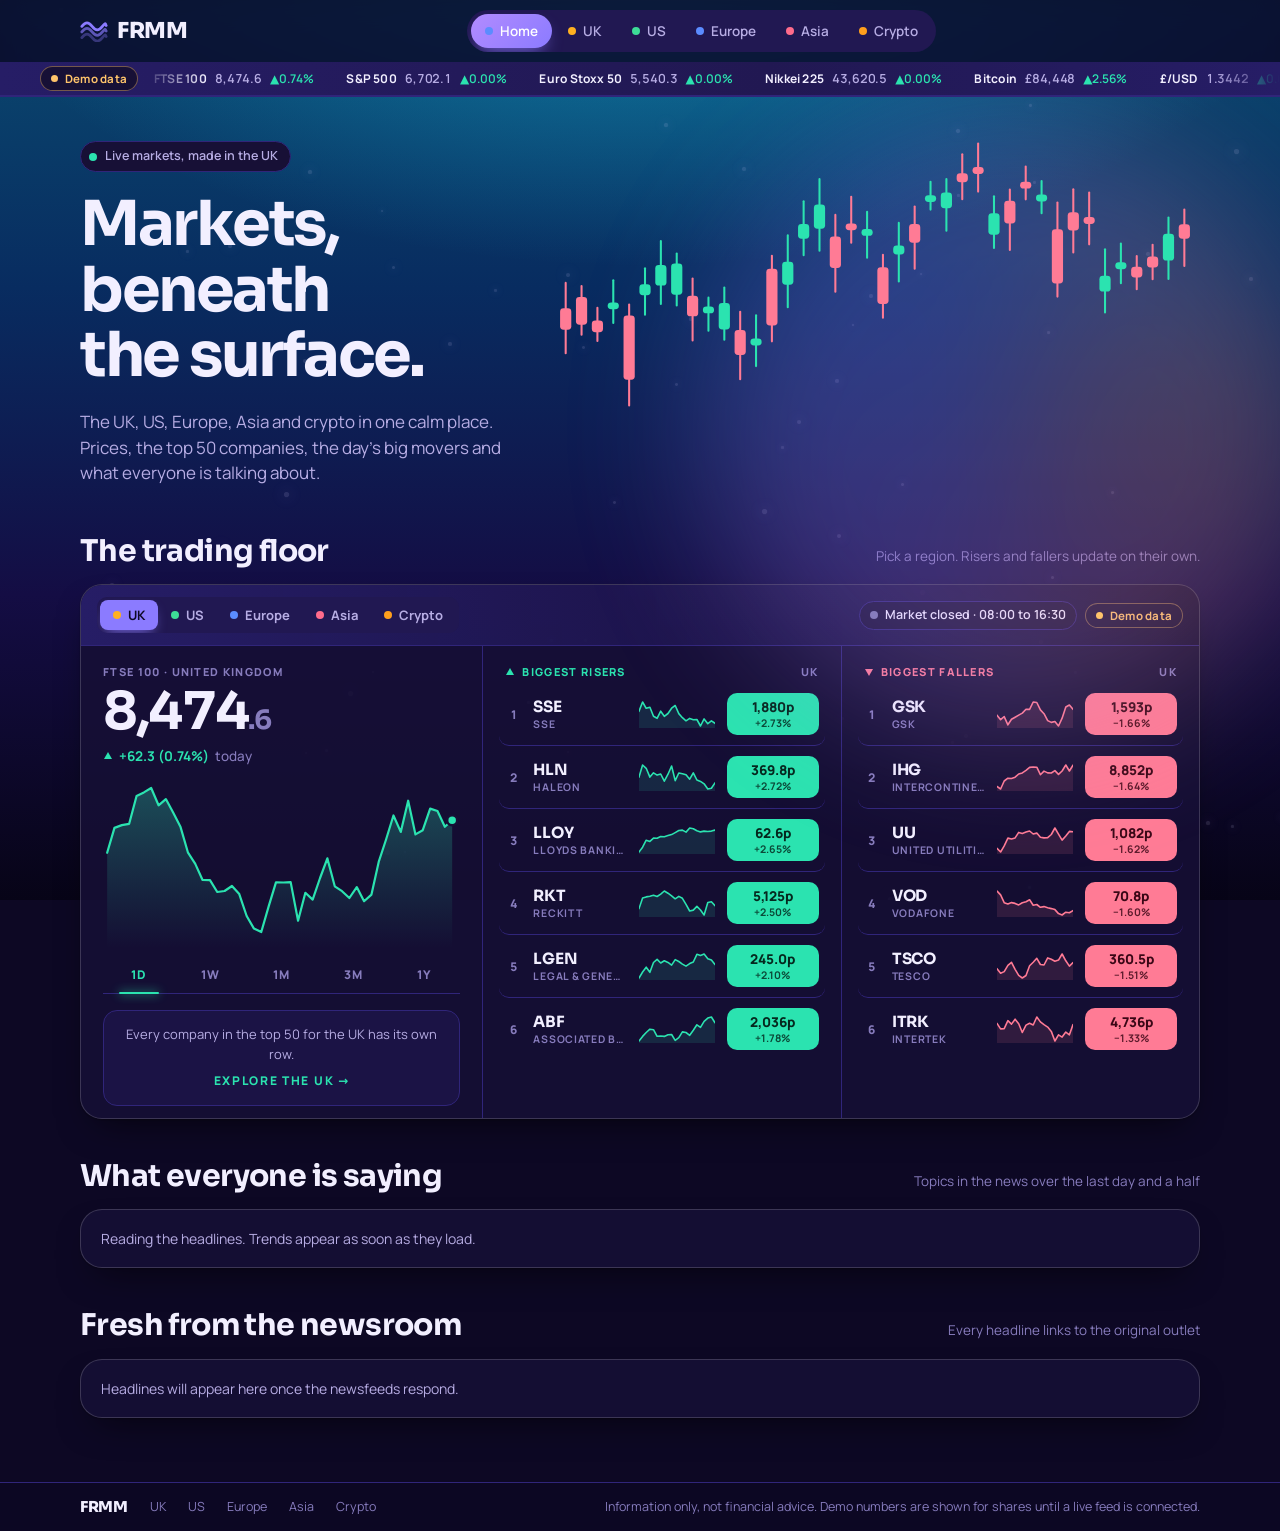
<file: index.html>
<!doctype html>
<html lang="en-GB">
<head>
<meta charset="utf-8">
<meta name="viewport" content="width=device-width, initial-scale=1, viewport-fit=cover">
<title>FRMM | Markets, beneath the surface</title>
<meta name="description" content="UK, US, Europe, Asia and crypto markets in one calm place. Prices, movers, the top 50 companies and what everyone is talking about.">
<meta name="theme-color" content="#0d0824">
<meta name="color-scheme" content="dark">
<link rel="icon" href="assets/favicon.svg" type="image/svg+xml">
<link rel="preload" href="assets/fonts/manrope.woff2" as="font" type="font/woff2" crossorigin>
<link rel="preload" href="assets/fonts/sora.woff2" as="font" type="font/woff2" crossorigin>
<link rel="stylesheet" href="css/app.css">
<script defer src="js/config.js"></script>
<script defer src="js/data.js"></script>
<script defer src="js/core.js"></script>
<script defer src="js/live.js"></script>
<script defer src="js/views.js"></script>
<script defer src="js/app.js"></script>
</head>
<body>
<div class="sea" aria-hidden="true"><div class="sea__water"></div><div class="sea__glow"></div><div class="sky" id="sky"></div></div>

<header class="top">
  <div class="wrap top__in">
    <a class="brand" href="#/" aria-label="FRMM home"><svg viewBox="0 0 30 22" fill="none" stroke="currentColor" stroke-width="3" stroke-linecap="round" aria-hidden="true"><path d="M2 6c4-5 7-5 11 0s7 5 11 0 3-2 4-1"/><path d="M2 12c4-5 7-5 11 0s7 5 11 0 3-2 4-1" opacity=".65"/><path d="M2 18c4-5 7-5 11 0s7 5 11 0 3-2 4-1" opacity=".35"/></svg>FRMM</a>
    <nav class="nav" id="nav" aria-label="Markets"></nav>
  </div>
  <div class="strip"><span class="badge demo" id="badge"><i class="dot"></i>Loading</span><div class="mq"><div class="mq__t" id="stripT" style="--dur:80s"></div></div></div>
</header>

<main id="app"><noscript><div class="wrap"><p class="note">FRMM needs JavaScript to show live prices.</p></div></noscript></main>

<footer class="foot">
  <div class="wrap foot__in">
    <b>FRMM</b>
    <a href="#/uk">UK</a><a href="#/us">US</a><a href="#/europe">Europe</a><a href="#/asia">Asia</a><a href="#/crypto">Crypto</a>
    <span class="push" id="footNote">Information only, not financial advice. Prices may be delayed.</span>
  </div>
</footer>
</body>
</html>
</file>
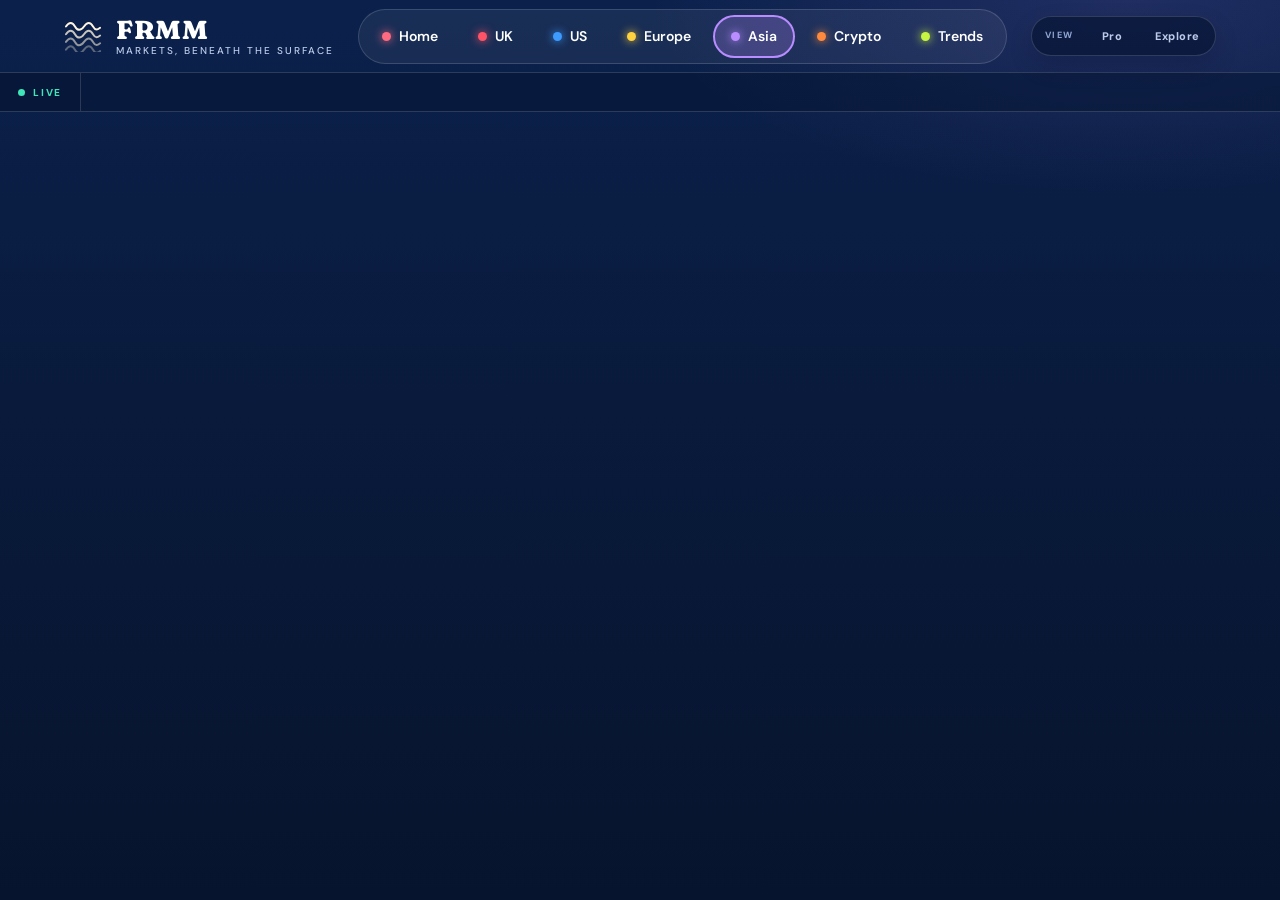
<file: asia.html>
<!doctype html>
<html lang="en-GB">
<head>
<meta charset="utf-8">
<meta name="viewport" content="width=device-width, initial-scale=1, viewport-fit=cover">
<script>try{document.documentElement.setAttribute('data-view',localStorage.getItem('frmm.view')==='explore'?'explore':'pro')}catch(e){document.documentElement.setAttribute('data-view','pro')}</script>
<title>FRMM | Asia-Pacific markets</title>
<meta name="description" content="Japan, China, Hong Kong, India and the region's giants, live.">
<meta name="theme-color" content="#0a1e47">
<meta property="og:title" content="FRMM | Asia-Pacific markets">
<meta property="og:description" content="Japan, China, Hong Kong, India and the region's giants, live.">
<meta property="og:type" content="website">
<link rel="icon" href="assets/favicon.svg" type="image/svg+xml">
<link rel="preconnect" href="https://fonts.googleapis.com">
<link rel="preconnect" href="https://fonts.gstatic.com" crossorigin>
<link rel="stylesheet" href="https://fonts.googleapis.com/css2?family=DM+Sans:opsz,wght@9..40,400..800&family=Fraunces:opsz,wght,SOFT,WONK@9..144,400..900,0..100,0..1&display=swap">
<link rel="stylesheet" href="css/styles.css">
</head>
<body data-page="asia">
<a class="skip" href="#main">Skip to the content</a>

<main id="main"></main>

<noscript><p style="position:relative;z-index:5;padding:120px 24px 24px;text-align:center;color:#fff">FRMM needs JavaScript to fetch live prices and headlines. Please turn it on and reload.</p></noscript>
<script src="js/config.js"></script>
<script src="js/core.js"></script>
<script src="js/markets.js"></script>
<script src="js/data.js"></script>
<script src="js/feeds.js"></script>
<script src="js/trends.js"></script>
<script src="js/ui.js"></script>
<script src="js/page.js"></script>
</body>
</html>
</file>
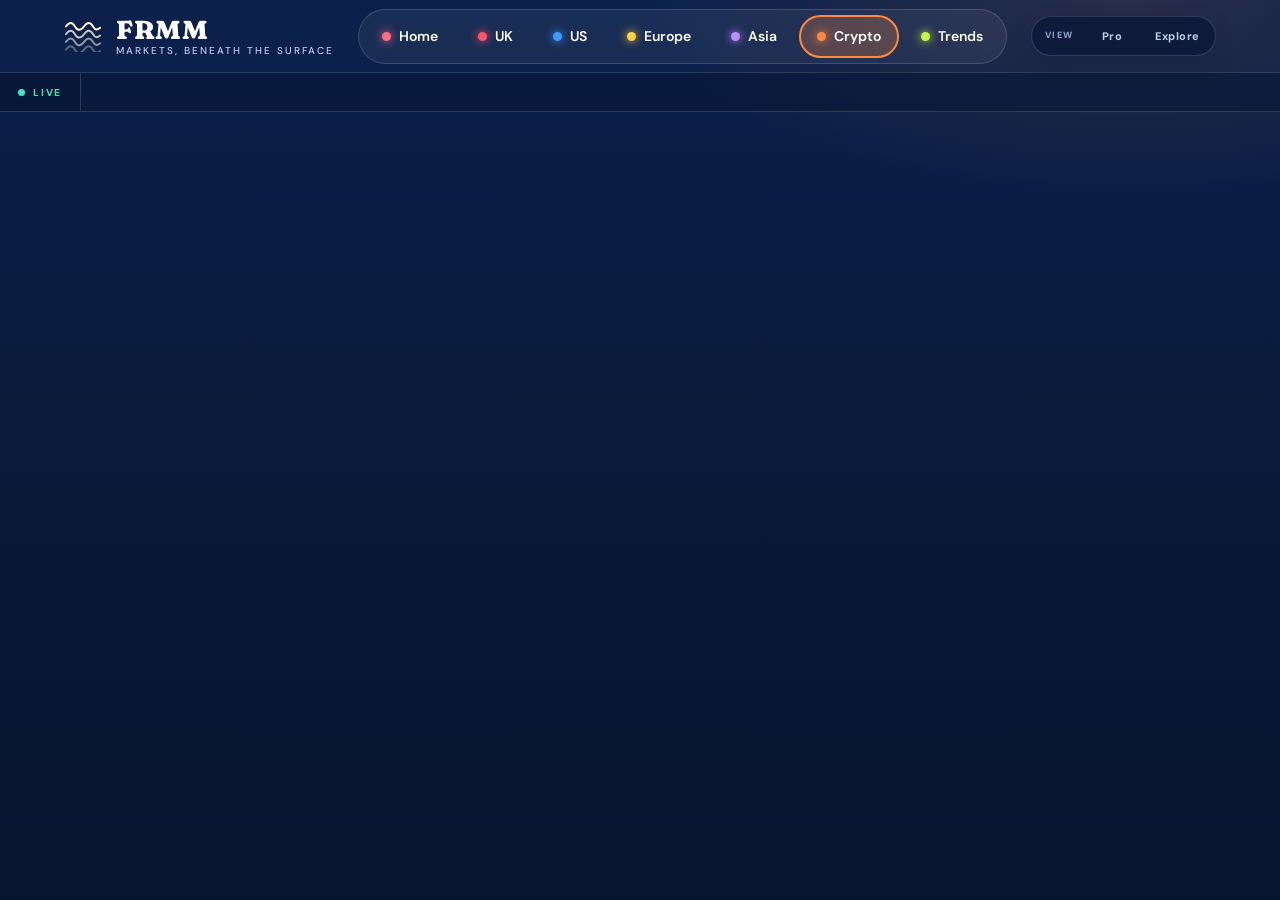
<file: crypto.html>
<!doctype html>
<html lang="en-GB">
<head>
<meta charset="utf-8">
<meta name="viewport" content="width=device-width, initial-scale=1, viewport-fit=cover">
<script>try{document.documentElement.setAttribute('data-view',localStorage.getItem('frmm.view')==='explore'?'explore':'pro')}catch(e){document.documentElement.setAttribute('data-view','pro')}</script>
<title>FRMM | Crypto in pounds</title>
<meta name="description" content="Bitcoin, Ethereum and the top coins in pounds or dollars, live from CoinGecko.">
<meta name="theme-color" content="#0a1e47">
<meta property="og:title" content="FRMM | Crypto in pounds">
<meta property="og:description" content="Bitcoin, Ethereum and the top coins in pounds or dollars, live from CoinGecko.">
<meta property="og:type" content="website">
<link rel="icon" href="assets/favicon.svg" type="image/svg+xml">
<link rel="preconnect" href="https://fonts.googleapis.com">
<link rel="preconnect" href="https://fonts.gstatic.com" crossorigin>
<link rel="stylesheet" href="https://fonts.googleapis.com/css2?family=DM+Sans:opsz,wght@9..40,400..800&family=Fraunces:opsz,wght,SOFT,WONK@9..144,400..900,0..100,0..1&display=swap">
<link rel="stylesheet" href="css/styles.css">
</head>
<body data-page="crypto">
<a class="skip" href="#main">Skip to the content</a>

<main id="main"></main>

<noscript><p style="position:relative;z-index:5;padding:120px 24px 24px;text-align:center;color:#fff">FRMM needs JavaScript to fetch live prices and headlines. Please turn it on and reload.</p></noscript>
<script src="js/config.js"></script>
<script src="js/core.js"></script>
<script src="js/markets.js"></script>
<script src="js/data.js"></script>
<script src="js/feeds.js"></script>
<script src="js/trends.js"></script>
<script src="js/ui.js"></script>
<script src="js/page.js"></script>
</body>
</html>
</file>
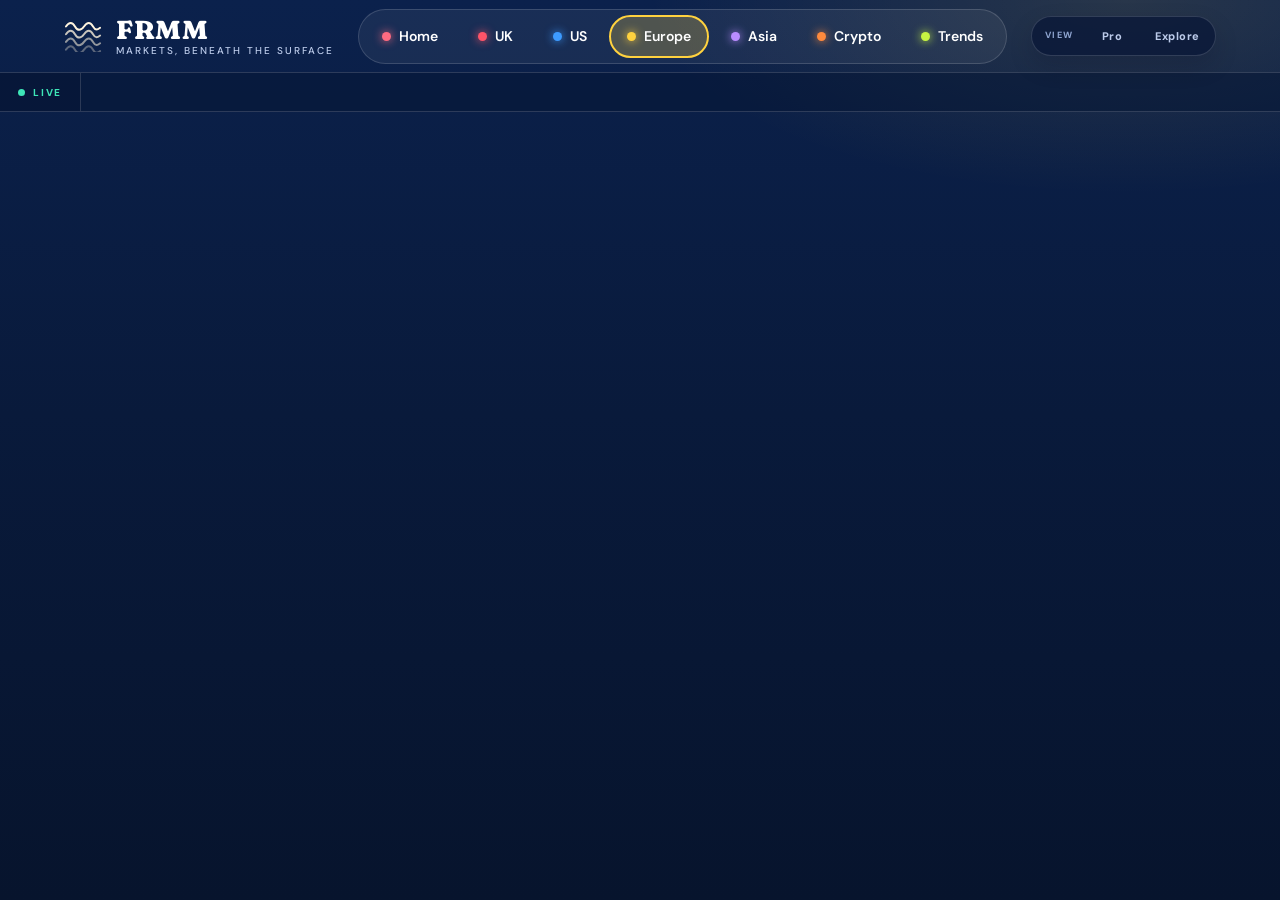
<file: europe.html>
<!doctype html>
<html lang="en-GB">
<head>
<meta charset="utf-8">
<meta name="viewport" content="width=device-width, initial-scale=1, viewport-fit=cover">
<script>try{document.documentElement.setAttribute('data-view',localStorage.getItem('frmm.view')==='explore'?'explore':'pro')}catch(e){document.documentElement.setAttribute('data-view','pro')}</script>
<title>FRMM | European markets</title>
<meta name="description" content="The euro area, Germany, France and the continent's biggest companies, live.">
<meta name="theme-color" content="#0a1e47">
<meta property="og:title" content="FRMM | European markets">
<meta property="og:description" content="The euro area, Germany, France and the continent's biggest companies, live.">
<meta property="og:type" content="website">
<link rel="icon" href="assets/favicon.svg" type="image/svg+xml">
<link rel="preconnect" href="https://fonts.googleapis.com">
<link rel="preconnect" href="https://fonts.gstatic.com" crossorigin>
<link rel="stylesheet" href="https://fonts.googleapis.com/css2?family=DM+Sans:opsz,wght@9..40,400..800&family=Fraunces:opsz,wght,SOFT,WONK@9..144,400..900,0..100,0..1&display=swap">
<link rel="stylesheet" href="css/styles.css">
</head>
<body data-page="europe">
<a class="skip" href="#main">Skip to the content</a>

<main id="main"></main>

<noscript><p style="position:relative;z-index:5;padding:120px 24px 24px;text-align:center;color:#fff">FRMM needs JavaScript to fetch live prices and headlines. Please turn it on and reload.</p></noscript>
<script src="js/config.js"></script>
<script src="js/core.js"></script>
<script src="js/markets.js"></script>
<script src="js/data.js"></script>
<script src="js/feeds.js"></script>
<script src="js/trends.js"></script>
<script src="js/ui.js"></script>
<script src="js/page.js"></script>
</body>
</html>
</file>
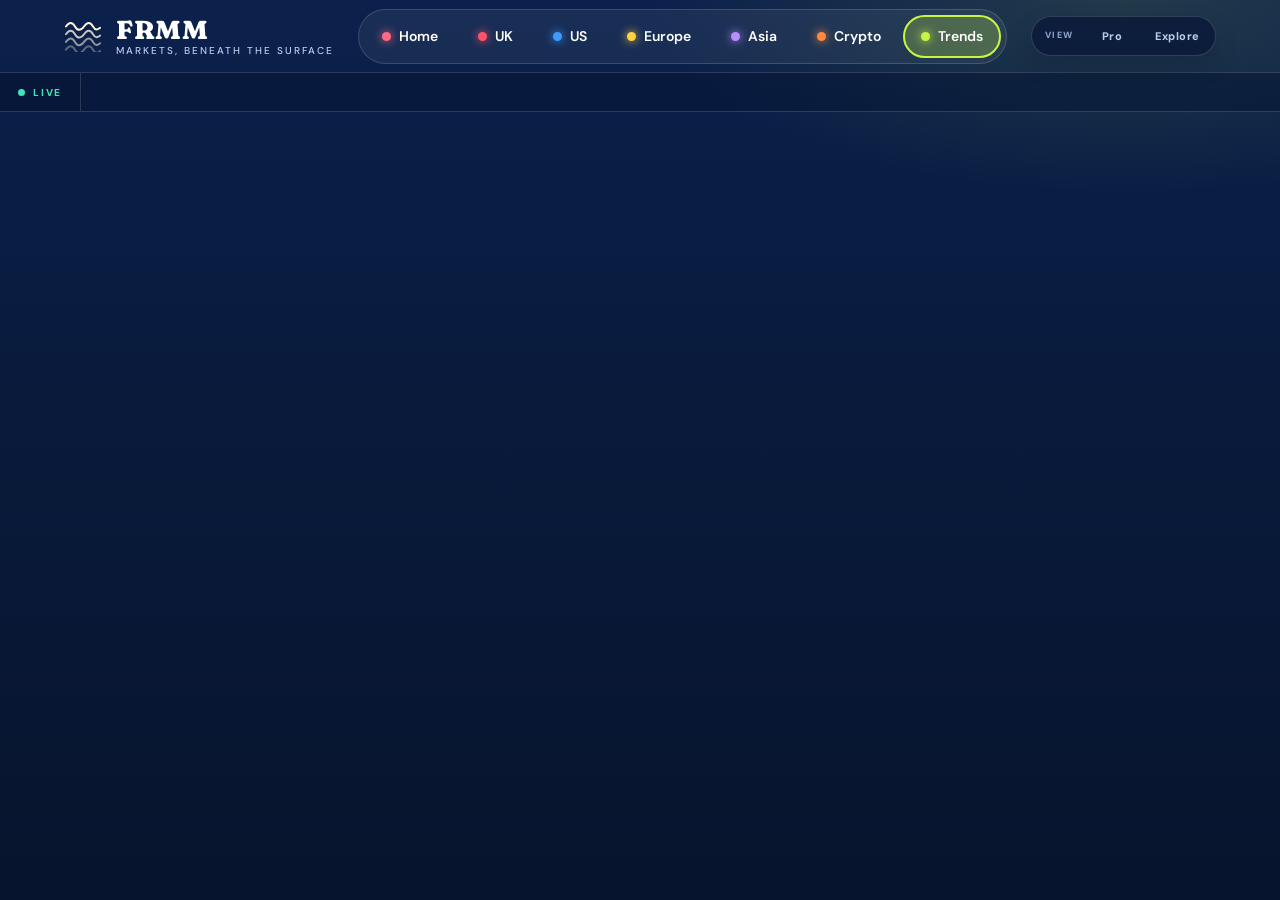
<file: trends.html>
<!doctype html>
<html lang="en-GB">
<head>
<meta charset="utf-8">
<meta name="viewport" content="width=device-width, initial-scale=1, viewport-fit=cover">
<script>try{document.documentElement.setAttribute('data-view',localStorage.getItem('frmm.view')==='explore'?'explore':'pro')}catch(e){document.documentElement.setAttribute('data-view','pro')}</script>
<title>FRMM | What is trending</title>
<meta name="description" content="A ranked view of what BBC, Guardian, FT, Reuters, CNBC and the Bank of England are talking about.">
<meta name="theme-color" content="#0a1e47">
<meta property="og:title" content="FRMM | What is trending">
<meta property="og:description" content="A ranked view of what BBC, Guardian, FT, Reuters, CNBC and the Bank of England are talking about.">
<meta property="og:type" content="website">
<link rel="icon" href="assets/favicon.svg" type="image/svg+xml">
<link rel="preconnect" href="https://fonts.googleapis.com">
<link rel="preconnect" href="https://fonts.gstatic.com" crossorigin>
<link rel="stylesheet" href="https://fonts.googleapis.com/css2?family=DM+Sans:opsz,wght@9..40,400..800&family=Fraunces:opsz,wght,SOFT,WONK@9..144,400..900,0..100,0..1&display=swap">
<link rel="stylesheet" href="css/styles.css">
</head>
<body data-page="trends">
<a class="skip" href="#main">Skip to the content</a>

<main id="main"></main>

<noscript><p style="position:relative;z-index:5;padding:120px 24px 24px;text-align:center;color:#fff">FRMM needs JavaScript to fetch live prices and headlines. Please turn it on and reload.</p></noscript>
<script src="js/config.js"></script>
<script src="js/core.js"></script>
<script src="js/markets.js"></script>
<script src="js/data.js"></script>
<script src="js/feeds.js"></script>
<script src="js/trends.js"></script>
<script src="js/ui.js"></script>
<script src="js/page.js"></script>
</body>
</html>
</file>
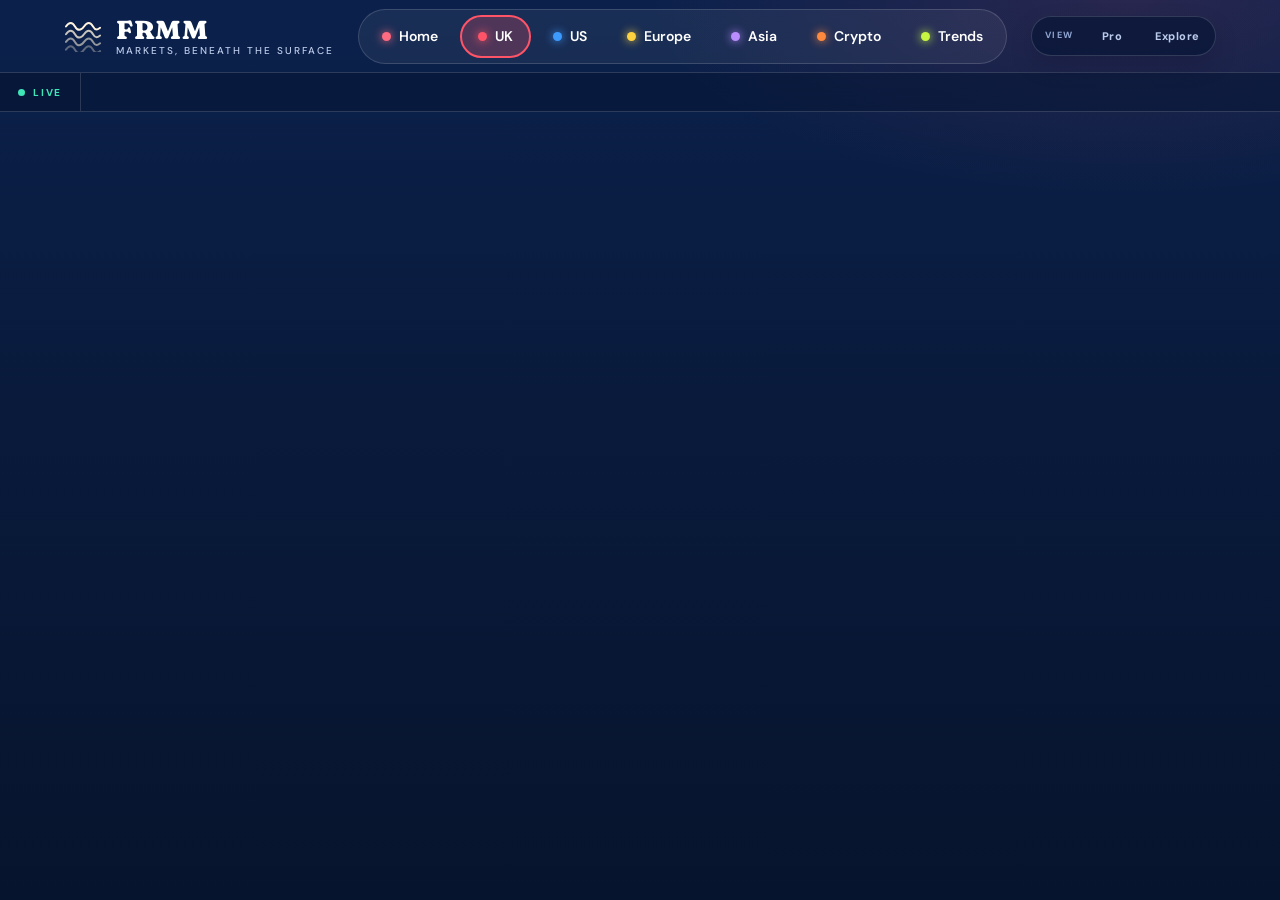
<file: uk.html>
<!doctype html>
<html lang="en-GB">
<head>
<meta charset="utf-8">
<meta name="viewport" content="width=device-width, initial-scale=1, viewport-fit=cover">
<script>try{document.documentElement.setAttribute('data-view',localStorage.getItem('frmm.view')==='explore'?'explore':'pro')}catch(e){document.documentElement.setAttribute('data-view','pro')}</script>
<title>FRMM | UK markets, sterling and the news</title>
<meta name="description" content="UK shares, sterling, the Bank of England and the headlines that move them, live.">
<meta name="theme-color" content="#0a1e47">
<meta property="og:title" content="FRMM | UK markets, sterling and the news">
<meta property="og:description" content="UK shares, sterling, the Bank of England and the headlines that move them, live.">
<meta property="og:type" content="website">
<link rel="icon" href="assets/favicon.svg" type="image/svg+xml">
<link rel="preconnect" href="https://fonts.googleapis.com">
<link rel="preconnect" href="https://fonts.gstatic.com" crossorigin>
<link rel="stylesheet" href="https://fonts.googleapis.com/css2?family=DM+Sans:opsz,wght@9..40,400..800&family=Fraunces:opsz,wght,SOFT,WONK@9..144,400..900,0..100,0..1&display=swap">
<link rel="stylesheet" href="css/styles.css">
</head>
<body data-page="uk">
<a class="skip" href="#main">Skip to the content</a>

<main id="main"></main>

<noscript><p style="position:relative;z-index:5;padding:120px 24px 24px;text-align:center;color:#fff">FRMM needs JavaScript to fetch live prices and headlines. Please turn it on and reload.</p></noscript>
<script src="js/config.js"></script>
<script src="js/core.js"></script>
<script src="js/markets.js"></script>
<script src="js/data.js"></script>
<script src="js/feeds.js"></script>
<script src="js/trends.js"></script>
<script src="js/ui.js"></script>
<script src="js/page.js"></script>
</body>
</html>
</file>
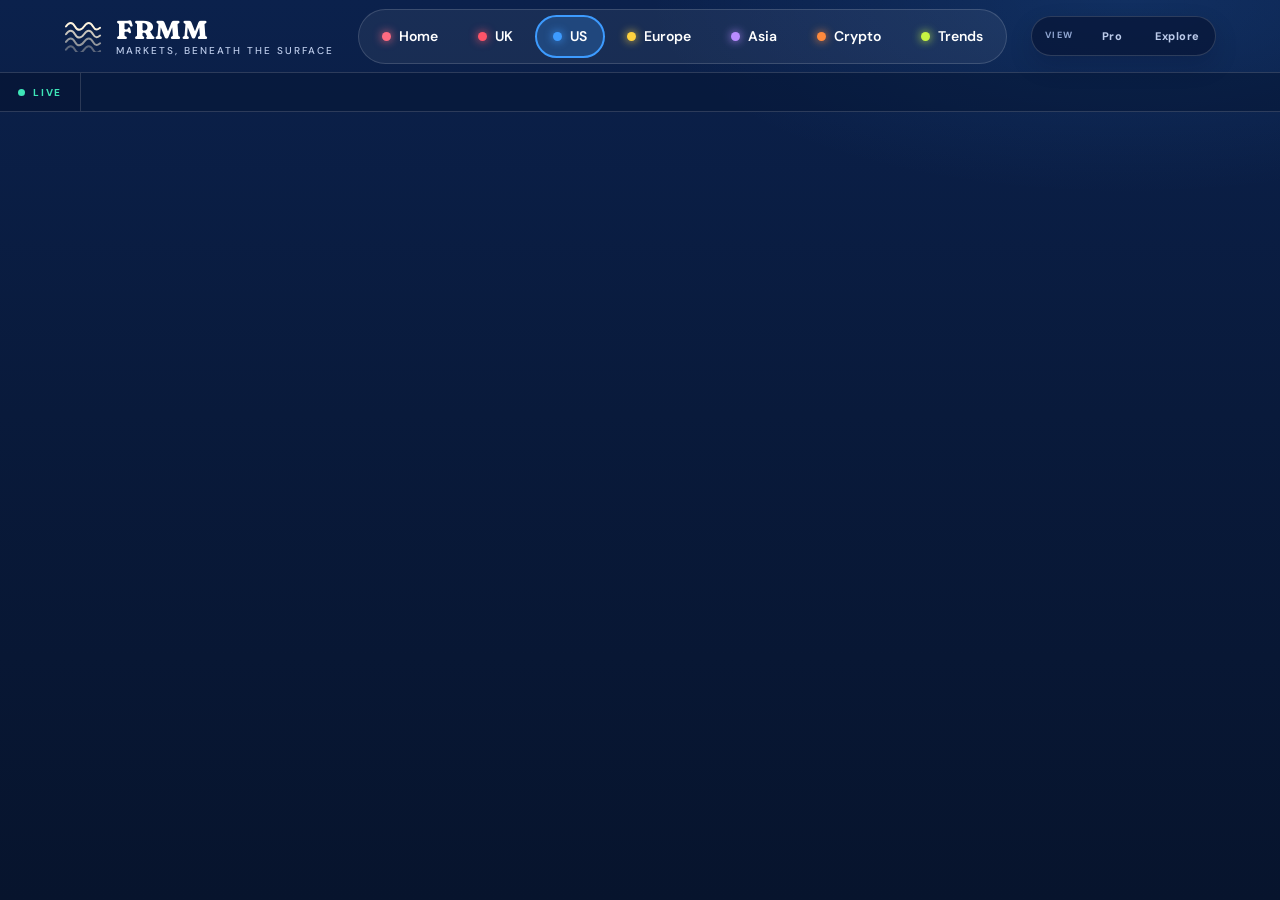
<file: us.html>
<!doctype html>
<html lang="en-GB">
<head>
<meta charset="utf-8">
<meta name="viewport" content="width=device-width, initial-scale=1, viewport-fit=cover">
<script>try{document.documentElement.setAttribute('data-view',localStorage.getItem('frmm.view')==='explore'?'explore':'pro')}catch(e){document.documentElement.setAttribute('data-view','pro')}</script>
<title>FRMM | US markets</title>
<meta name="description" content="Wall Street indices, big names, gold, oil and the dollar, live.">
<meta name="theme-color" content="#0a1e47">
<meta property="og:title" content="FRMM | US markets">
<meta property="og:description" content="Wall Street indices, big names, gold, oil and the dollar, live.">
<meta property="og:type" content="website">
<link rel="icon" href="assets/favicon.svg" type="image/svg+xml">
<link rel="preconnect" href="https://fonts.googleapis.com">
<link rel="preconnect" href="https://fonts.gstatic.com" crossorigin>
<link rel="stylesheet" href="https://fonts.googleapis.com/css2?family=DM+Sans:opsz,wght@9..40,400..800&family=Fraunces:opsz,wght,SOFT,WONK@9..144,400..900,0..100,0..1&display=swap">
<link rel="stylesheet" href="css/styles.css">
</head>
<body data-page="us">
<a class="skip" href="#main">Skip to the content</a>

<main id="main"></main>

<noscript><p style="position:relative;z-index:5;padding:120px 24px 24px;text-align:center;color:#fff">FRMM needs JavaScript to fetch live prices and headlines. Please turn it on and reload.</p></noscript>
<script src="js/config.js"></script>
<script src="js/core.js"></script>
<script src="js/markets.js"></script>
<script src="js/data.js"></script>
<script src="js/feeds.js"></script>
<script src="js/trends.js"></script>
<script src="js/ui.js"></script>
<script src="js/page.js"></script>
</body>
</html>
</file>
<file: css/app.css>
/* FRMM. One theme: dark. Fonts are self-hosted so every phone draws the same letters. */
@font-face { font-family: 'Manrope'; font-style: normal; font-weight: 400 800; font-display: swap; src: url('../assets/fonts/manrope.woff2') format('woff2'); }
@font-face { font-family: 'Sora'; font-style: normal; font-weight: 500 800; font-display: swap; src: url('../assets/fonts/sora.woff2') format('woff2'); }

:root {
  color-scheme: dark;
  --bg: #0d0824; --surface: #171036; --surface-2: #211852; --line: #30257a;
  --card: rgba(23, 16, 54, .86); --glass: rgba(13, 8, 36, .84);
  --ink: #f2efff; --ink-2: #b7ade4; --ink-3: #877cbd;
  --accent: #8b7bff; --accent-2: #b28bff; --accent-ink: #0d0824; --accent-soft: #261d66;
  --up: #2be3b0; --up-soft: #0c3a3a; --down: #ff7b95; --down-soft: #47183a;
  --on-up: #05281e; --on-down: #3a0716;
  --glow-a: rgba(139, 123, 255, .26); --glow-ring: rgba(139, 123, 255, .75);
  --edge: rgba(255, 255, 255, .17);
  --shadow: 0 1px 2px rgba(0, 0, 0, .3), 0 16px 36px -16px rgba(0, 0, 0, .7);
  --w1: #0a4a70; --w2: #082c60; --w3: #140d44; --w4: #070417; --sea-glow: rgba(24, 200, 240, .5);
  --display: 'Sora', 'Avenir Next', 'Segoe UI', system-ui, sans-serif;
  --sans: 'Manrope', -apple-system, 'Segoe UI', system-ui, sans-serif;
  --gutter: clamp(16px, 4vw, 40px);
  --radius: 22px;
}
*, *::before, *::after { box-sizing: border-box; }
html { -webkit-text-size-adjust: 100%; text-size-adjust: 100%; background: var(--w4); }
body { margin: 0; background: var(--bg); color: var(--ink); font: 400 15px/1.5 var(--sans); -webkit-font-smoothing: antialiased; overflow-x: hidden; min-height: 100vh; }
a { color: inherit; text-decoration: none; }
button, input, select { font: inherit; color: inherit; }
button { cursor: pointer; }
h1, h2, h3, p, ul, ol { margin: 0; padding: 0; }
ul, ol { list-style: none; }
svg { display: block; }
:focus-visible { outline: 2px solid var(--accent); outline-offset: 2px; border-radius: 8px; }
.num { font-variant-numeric: tabular-nums; font-feature-settings: 'tnum'; font-weight: 700; letter-spacing: -.01em; }
.wrap { max-width: 1200px; margin: 0 auto; padding-inline: var(--gutter); }
.sr { position: absolute; width: 1px; height: 1px; overflow: hidden; clip: rect(0 0 0 0); white-space: nowrap; }

/* water colour and glowing specks, fixed behind everything */
.sea { position: fixed; left: 0; top: 0; width: 100%; height: 100vh; height: 100lvh; z-index: 0; pointer-events: none; overflow: hidden; }
.sea__water { position: absolute; inset: 0; background: linear-gradient(180deg, var(--w1) 0, var(--w2) 32%, var(--w3) 66%, var(--w4) 100%); }
.sea__glow { position: absolute; inset: 0; background: radial-gradient(75% 55% at 50% -10%, var(--sea-glow), transparent 72%); }
.sky { position: absolute; inset: 0; }
.spk { position: absolute; left: var(--x); top: var(--y); width: var(--s); height: var(--s); border-radius: 50%; background: #d8d0ff; opacity: .14; box-shadow: 0 0 calc(var(--s) * 3.2) calc(var(--s) * .7) rgba(190, 178, 255, .6); animation: twinkle var(--d) ease-in-out var(--dl) infinite; will-change: opacity, transform; }
@keyframes twinkle { 0%, 55%, 100% { opacity: .14; transform: scale(1); } 78% { opacity: .95; transform: scale(1.7); } }
main, .foot { position: relative; z-index: 1; }

/* header */
.top { position: sticky; top: 0; z-index: 50; background: var(--glass); -webkit-backdrop-filter: saturate(1.4) blur(14px); backdrop-filter: saturate(1.4) blur(14px); border-bottom: 1px solid var(--line); padding-top: env(safe-area-inset-top, 0px); }
.top__in { display: flex; align-items: center; gap: 16px; height: 62px; }
.brand { display: flex; align-items: center; gap: 9px; font: 800 22px/1 var(--display); letter-spacing: -.02em; }
.brand svg { width: 28px; height: 22px; color: var(--accent); }
.nav { display: flex; gap: 2px; margin-inline: auto; padding: 4px; background: var(--surface-2); border-radius: 999px; overflow-x: auto; scrollbar-width: none; max-width: 100%; }
.nav::-webkit-scrollbar { display: none; }
.nav a { display: inline-flex; align-items: center; gap: 7px; padding: 7px 14px; border-radius: 999px; font-size: 13.5px; font-weight: 600; color: var(--ink-2); white-space: nowrap; transition: background .25s, color .25s, box-shadow .25s; }
.nav a i { width: 8px; height: 8px; border-radius: 50%; background: var(--c); }
.nav a[aria-current="page"] { background: linear-gradient(135deg, var(--accent-2), var(--accent)); color: #fff; box-shadow: 0 8px 18px -8px var(--accent); }
.strip { border-bottom: 1px solid var(--line); background: linear-gradient(90deg, var(--accent-soft), var(--surface-2) 60%, var(--accent-soft)); height: 34px; overflow: hidden; display: flex; align-items: center; }
.strip .badge { flex: none; margin-left: var(--gutter); }

/* live / demo badge */
.badge { display: inline-flex; align-items: center; gap: 7px; padding: 3px 10px; border-radius: 999px; font-size: 11.5px; font-weight: 700; letter-spacing: .02em; white-space: nowrap; border: 1px solid var(--line); background: var(--surface); color: var(--ink-2); }
.badge.live { color: var(--up); border-color: rgba(43, 227, 176, .35); }
.badge.demo { color: #ffc46b; border-color: rgba(255, 196, 107, .4); }
.badge .dot { width: 7px; height: 7px; background: currentColor; }

/* marquee */
.mq { overflow: hidden; -webkit-mask-image: linear-gradient(90deg, transparent, #000 6%, #000 94%, transparent); mask-image: linear-gradient(90deg, transparent, #000 6%, #000 94%, transparent); min-width: 0; flex: 1; }
.mq__t { display: inline-flex; white-space: nowrap; animation: slide var(--dur, 60s) linear infinite; will-change: transform; }
.mq:hover .mq__t { animation-play-state: paused; }
@keyframes slide { to { transform: translateX(-50%); } }
.tk { display: inline-flex; align-items: baseline; gap: 8px; padding: 0 16px; font-size: 12.5px; }
.tk b { font-weight: 700; font-size: 12px; letter-spacing: .02em; }
.tk .num { color: var(--ink-2); font-weight: 600; }
.tk .u { color: var(--up); font-weight: 600; font-size: 12px; } .tk .d { color: var(--down); font-weight: 600; font-size: 12px; }

/* type */
.eyebrow { display: inline-flex; align-items: center; gap: 8px; font-size: 12.5px; font-weight: 600; color: var(--ink-2); padding: 5px 12px 5px 8px; border: 1px solid var(--line); background: var(--surface); border-radius: 999px; }
.dot { width: 8px; height: 8px; border-radius: 50%; background: var(--ink-3); position: relative; flex: none; display: inline-block; }
.dot.on { background: var(--up); }
.dot.on::after { content: ''; position: absolute; inset: -4px; border-radius: 50%; border: 1.5px solid var(--up); opacity: 0; animation: sonar 2.4s ease-out infinite; }
@keyframes sonar { 0% { transform: scale(.5); opacity: .8; } 100% { transform: scale(1.5); opacity: 0; } }
h1 { font: 700 clamp(34px, 5.6vw, 62px)/1.06 var(--display); letter-spacing: -.04em; text-wrap: balance; }
h2 { font: 700 clamp(22px, 2.8vw, 30px)/1.15 var(--display); letter-spacing: -.02em; }
.sub { color: var(--ink-2); font-size: 15px; max-width: 56ch; }
.sec { padding-top: 40px; }
.sec__h { display: flex; align-items: baseline; justify-content: space-between; gap: 6px 24px; flex-wrap: wrap; margin-bottom: 16px; }
.sec__h p { color: var(--ink-3); font-size: 13.5px; }

/* change pills */
.chg { display: inline-flex; align-items: center; gap: 4px; padding: 2px 8px; border-radius: 999px; font: 600 12.5px var(--sans); font-variant-numeric: tabular-nums; white-space: nowrap; }
.chg.up { color: var(--up); background: var(--up-soft); } .chg.down { color: var(--down); background: var(--down-soft); } .chg.none { color: var(--ink-3); background: var(--surface-2); }
.chg svg { width: 9px; height: 9px; flex: none; }
.txt-up { color: var(--up); } .txt-down { color: var(--down); }

/* main boxes, with a faint white edge */
.card { background: var(--card); border: 1px solid var(--edge); border-radius: var(--radius); box-shadow: var(--shadow); transition: transform .3s cubic-bezier(.3, 1.4, .5, 1), box-shadow .3s, border-color .3s; }

#app { animation: rise .45s cubic-bezier(.2, .7, .2, 1) both; padding-bottom: 8px; min-height: 60vh; }
@keyframes rise { from { opacity: 0; transform: translateY(10px); } to { opacity: 1; transform: none; } }
main { overflow-x: clip; }

/* coins */
.coin { width: 100%; height: 100%; overflow: visible; }
.coin .pupil { transition: transform .25s ease; transform-box: fill-box; }
.ph__coin:hover .pupil { transform: translate(1.6px, 1.2px); }
.coin-bob { animation: bob 4.5s ease-in-out infinite; }
@keyframes bob { 50% { transform: translateY(-3px) rotate(2deg); } }

/* home hero */
.hero { position: relative; padding-block: 44px 8px; }
.hero::before { content: ''; position: absolute; left: 50%; top: 20px; width: min(620px, 90vw); aspect-ratio: 1; transform: translateX(10%); border-radius: 50%; background: conic-gradient(from 210deg, var(--accent-2), var(--accent), #ff9a7a, var(--accent-2)); filter: blur(70px); opacity: .26; pointer-events: none; }
.hero__g { position: relative; display: grid; grid-template-columns: minmax(0, .8fr) minmax(0, 1.2fr); gap: 28px; align-items: center; }
.hero__c { display: flex; flex-direction: column; align-items: flex-start; gap: 20px; }
.reef { position: relative; aspect-ratio: 1.9 / 1; width: 100%; }
.reef svg.c { position: absolute; inset: 0; width: 100%; height: 100%; }
.cd { transform-box: fill-box; transform-origin: 50% 100%; animation: breathe 3.6s ease-in-out infinite; animation-delay: var(--dl); }
@keyframes breathe { 50% { transform: scaleY(var(--s, 1.14)); } }

/* trading desk */
.desk { overflow: hidden; }
.desk__bar { display: flex; align-items: center; justify-content: space-between; gap: 10px 16px; flex-wrap: wrap; padding: 12px 16px; border-bottom: 1px solid var(--line); background: linear-gradient(90deg, var(--accent-soft), transparent); }
.desk__bar .tabs { max-width: 100%; overflow-x: auto; scrollbar-width: none; } .desk__bar .tabs::-webkit-scrollbar { display: none; }
.desk__bar .tabs button { display: inline-flex; align-items: center; gap: 7px; white-space: nowrap; font-weight: 700; }
.desk__bar .tabs i { width: 8px; height: 8px; border-radius: 50%; background: var(--c); }
.desk__st { display: inline-flex; align-items: center; gap: 8px; flex-wrap: wrap; }
.desk__g { display: grid; grid-template-columns: minmax(0, 1.12fr) minmax(0, 1fr) minmax(0, 1fr); }
.desk__p { padding: 18px 22px 12px; min-width: 0; } .desk__p + .desk__p { border-left: 1px solid var(--line); }
.ph2 { display: flex; align-items: center; justify-content: space-between; gap: 8px; margin-bottom: 4px; font: 800 11px var(--sans); letter-spacing: .12em; text-transform: uppercase; color: var(--ink-3); }
.ph2 b { display: inline-flex; align-items: center; gap: 7px; font: inherit; } .ph2 b svg { width: 10px; height: 10px; }
.ph2 .u { color: var(--up); } .ph2 .d { color: var(--down); }
.bigv { margin-top: 6px; font: 700 clamp(36px, 4.4vw, 52px) / 1.04 var(--display); letter-spacing: -.035em; font-variant-numeric: tabular-nums; border-radius: 8px; }
.bigv small { font-size: .52em; letter-spacing: -.02em; color: var(--ink-3); }
.bigd { display: flex; align-items: center; gap: 6px; margin: 6px 0 10px; font: 700 13.5px var(--sans); min-height: 21px; }
.bigd svg { width: 10px; height: 10px; } .bigd.up { color: var(--up); } .bigd.down { color: var(--down); } .bigd span { color: var(--ink-3); font-weight: 500; }
.dchart { position: relative; height: 172px; cursor: crosshair; touch-action: pan-y; }
.dchart svg { width: 100%; height: 100%; display: block; overflow: visible; }
.rtabs { display: flex; margin-top: 8px; border-bottom: 1px solid var(--line); }
.rtabs button { flex: 1; position: relative; padding: 10px 0; border: 0; background: none; font: 800 12px var(--sans); letter-spacing: .06em; color: var(--ink-3); transition: color .25s; }
.rtabs button[aria-pressed="true"] { color: var(--c); }
.rtabs button[aria-pressed="true"]::after { content: ''; position: absolute; left: 22%; right: 22%; bottom: -1px; height: 2px; border-radius: 2px; background: var(--c); box-shadow: 0 0 10px var(--c); }
.dnote { margin-top: 16px; padding: 14px; border: 1px solid var(--line); border-radius: 14px; text-align: center; font-size: 13px; color: var(--ink-2); background: rgba(33, 24, 82, .6); }
.dnote a { display: inline-block; margin-top: 8px; font: 800 12px var(--sans); letter-spacing: .14em; text-transform: uppercase; color: var(--up); transition: text-shadow .25s; }
.dr { display: grid; grid-template-columns: 16px minmax(0, 1fr) 76px 92px; align-items: center; gap: 12px; padding: 10px 6px; margin-inline: -6px; border-bottom: 1px solid var(--line); border-radius: 10px; transition: background .25s; }
.dr:last-child { border-bottom-color: transparent; }
.rk { font: 800 12px var(--sans); font-style: normal; color: var(--ink-3); font-variant-numeric: tabular-nums; text-align: center; }
.dr__n b { display: block; font: 700 15.5px var(--display); letter-spacing: -.01em; }
.dr__n .n { display: block; margin-top: 1px; font: 700 10.5px var(--sans); letter-spacing: .07em; text-transform: uppercase; color: var(--ink-3); white-space: nowrap; overflow: hidden; text-overflow: ellipsis; }
.dr__s { height: 28px; } .dr__s svg { width: 100%; height: 100%; }
.pp { --fc: var(--up); display: flex; flex-direction: column; align-items: center; justify-content: center; height: 42px; border-radius: 10px; background: var(--up); color: var(--on-up); font-variant-numeric: tabular-nums; line-height: 1.15; }
.pp.down { --fc: var(--down); background: var(--down); color: var(--on-down); }
.pp b { font: 800 13.5px var(--sans); } .pp i { font: 700 10.5px var(--sans); font-style: normal; opacity: .82; }
.pp.fl { animation: ppf .95s cubic-bezier(.2, .8, .3, 1); }
@keyframes ppf { 0% { transform: scale(1.1); box-shadow: 0 0 0 0 var(--fc), 0 0 26px 2px var(--fc); filter: brightness(1.3); } 100% { transform: none; box-shadow: 0 0 0 14px transparent, 0 0 0 0 transparent; filter: none; } }
.bigv.fl-u { animation: bvu .9s ease-out; } .bigv.fl-d { animation: bvd .9s ease-out; }
@keyframes bvu { 0% { color: var(--up); text-shadow: 0 0 22px var(--up); } }
@keyframes bvd { 0% { color: var(--down); text-shadow: 0 0 22px var(--down); } }
.flash-u { animation: fu .9s ease-out; } .flash-d { animation: fd .9s ease-out; }
@keyframes fu { 0% { background: var(--up-soft); } }
@keyframes fd { 0% { background: var(--down-soft); } }

/* market page head */
.ph { display: flex; align-items: center; gap: 20px; padding-block: 36px 4px; flex-wrap: wrap; }
.ph__coin { width: 76px; height: 76px; flex: none; }
.ph__t { display: flex; flex-direction: column; gap: 8px; }
.ph__t h1 { font-size: clamp(34px, 5vw, 54px); }
.ph__m { display: flex; flex-wrap: wrap; gap: 8px 12px; align-items: center; font-size: 13px; color: var(--ink-2); }
.pill { display: inline-flex; align-items: center; gap: 7px; padding: 4px 10px; border-radius: 999px; border: 1px solid var(--line); background: var(--surface); font-size: 12.5px; font-weight: 600; }

/* rails: conversions + indices */
.rail { display: grid; grid-template-columns: repeat(5, minmax(0, 1fr)); gap: 12px; }
.fx { padding: 14px 16px; display: flex; flex-direction: column; gap: 6px; min-width: 0; }
.fx__t { display: flex; align-items: center; justify-content: space-between; gap: 6px; font: 700 12px var(--sans); color: var(--ink-2); letter-spacing: .04em; }
.fx__v { font: 700 22px var(--display); letter-spacing: -.02em; font-variant-numeric: tabular-nums; border-radius: 6px; }
.fx__n { font-size: 12px; color: var(--ink-3); }
.fx > svg { width: 100%; height: 26px; }
.fx .chg, .ix .chg { align-self: flex-start; }
.ix { padding: 14px 16px 12px; display: flex; flex-direction: column; gap: 6px; text-align: left; min-width: 0; cursor: pointer; color: inherit; }
.ix[aria-pressed="true"] { border-color: var(--accent); box-shadow: 0 0 0 3px var(--accent-soft), 0 14px 30px -14px var(--accent); }
.ix__n { font-size: 12.5px; font-weight: 700; color: var(--ink-2); }
.ix__v { font: 700 21px var(--display); letter-spacing: -.02em; font-variant-numeric: tabular-nums; border-radius: 6px; }
.ix > svg { width: 100%; height: 28px; margin-top: 2px; }

/* movers + chart */
.mc { display: grid; grid-template-columns: minmax(0, 5fr) minmax(0, 7fr); gap: 16px; align-items: stretch; }
.mv { display: flex; flex-direction: column; padding: 6px 18px 10px; }
.mv__h { display: flex; align-items: center; gap: 10px; padding: 12px 0 8px; }
.mv__h h3 { font: 700 17px var(--display); letter-spacing: -.01em; }
.mv__h > span:last-child { font-size: 12.5px; color: var(--ink-3); margin-left: auto; }
.ico { width: 26px; height: 26px; border-radius: 8px; display: grid; place-items: center; }
.ico svg { width: 13px; height: 13px; }
.ico.up { background: var(--up-soft); color: var(--up); } .ico.down { background: var(--down-soft); color: var(--down); }
.mr { display: grid; grid-template-columns: 22px minmax(0, 1fr) auto auto; align-items: center; gap: 12px; padding: 9px 4px; border-top: 1px solid var(--line); border-radius: 8px; }
.mr:first-child { border-top: 0; }
.mr > i { font: 700 12px var(--sans); color: var(--ink-3); font-style: normal; text-align: center; }
.mr b { display: block; font: 700 13px var(--sans); }
.mr span.n { display: block; font-size: 12.5px; color: var(--ink-3); white-space: nowrap; overflow: hidden; text-overflow: ellipsis; }
.mr .num { font-size: 13.5px; }
.gap { height: 6px; }
.chartc { display: flex; flex-direction: column; padding: 18px 20px 14px; min-width: 0; }
.chartc__h { display: flex; align-items: flex-start; justify-content: space-between; gap: 12px; flex-wrap: wrap; }
.chartc__h h3 { font: 700 17px var(--display); }
.chartc__h .big { font: 700 28px var(--display); letter-spacing: -.02em; margin-top: 4px; display: flex; align-items: baseline; gap: 10px; flex-wrap: wrap; font-variant-numeric: tabular-nums; }
.tabs { display: inline-flex; padding: 3px; border-radius: 10px; background: var(--surface-2); }
.tabs button { border: 0; background: transparent; padding: 6px 13px; border-radius: 8px; font: 700 13px var(--sans); color: var(--ink-2); transition: background .25s, color .25s; }
.tabs button[aria-pressed="true"] { background: var(--accent); color: var(--accent-ink); box-shadow: 0 6px 14px -6px var(--accent); }
.chart { position: relative; flex: 1; min-height: 300px; margin-top: 10px; touch-action: pan-y; }
.chart svg { position: absolute; inset: 0; width: 100%; height: 100%; }
.chart .ld { position: absolute; inset: 0; display: grid; place-items: center; color: var(--ink-3); font-size: 13px; }
.tip { position: absolute; pointer-events: none; padding: 7px 10px; border-radius: 10px; background: var(--ink); color: var(--bg); font: 700 12px var(--sans); white-space: nowrap; opacity: 0; transition: opacity .15s; transform: translate(-50%, -110%); z-index: 3; }
.tip small { display: block; opacity: .7; font-size: 11px; font-weight: 600; }

/* company table: every column is centred with its header; the company name stays left, header included */
.filters { display: flex; flex-wrap: wrap; gap: 10px; padding: 14px; border-bottom: 1px solid var(--line); align-items: center; }
.field { position: relative; }
.field input, .field select { height: 38px; border-radius: 10px; border: 1px solid var(--line); background: var(--bg); padding: 0 12px; font-size: 13.5px; transition: border-color .2s; }
.field input { padding-left: 34px; width: 220px; }
.field select { padding-right: 30px; -webkit-appearance: none; appearance: none; background-image: url("data:image/svg+xml,%3Csvg xmlns='http://www.w3.org/2000/svg' width='10' height='6' viewBox='0 0 10 6'%3E%3Cpath d='M1 1l4 4 4-4' fill='none' stroke='%23877cbd' stroke-width='1.6' stroke-linecap='round'/%3E%3C/svg%3E"); background-repeat: no-repeat; background-position: right 11px center; }
.field input:focus, .field select:focus { border-color: var(--accent); outline: none; box-shadow: 0 0 0 3px var(--accent-soft), 0 0 20px -6px var(--glow-ring); }
.field .mag { position: absolute; left: 11px; top: 11px; width: 16px; height: 16px; color: var(--ink-3); pointer-events: none; }
.reset { height: 38px; padding: 0 14px; border-radius: 10px; border: 1px solid var(--line); background: transparent; color: var(--ink-2); font-size: 13.5px; }
.count { margin-left: auto; font-size: 12.5px; color: var(--ink-3); }
.tw { overflow: auto; max-height: 640px; -webkit-overflow-scrolling: touch; }
table { border-collapse: separate; border-spacing: 0; width: 100%; min-width: 820px; table-layout: auto; }
th { position: sticky; top: 0; z-index: 2; background: var(--surface-2); text-align: center; vertical-align: middle; font: 700 12px var(--sans); color: var(--ink-2); padding: 0; border-bottom: 1px solid var(--line); white-space: nowrap; }
th button { width: 100%; background: none; border: 0; padding: 12px 10px; font: inherit; color: inherit; display: inline-flex; align-items: center; justify-content: center; gap: 4px; text-align: center; }
th button::before { content: ''; width: 12px; flex: none; }
th.l { text-align: left; } th.l button { justify-content: flex-start; padding-left: 14px; } th.l button::before { display: none; }
th.l span.plain { padding-left: 14px; }
th span.plain { display: block; padding: 12px 10px; }
th button:hover { color: var(--ink); }
th .ar { display: inline-block; width: 12px; font-size: 10px; opacity: 0; text-align: left; }
th[aria-sort="ascending"] .ar, th[aria-sort="descending"] .ar { opacity: 1; color: var(--accent); }
td { padding: 10px; border-bottom: 1px solid var(--line); white-space: nowrap; font-size: 13.5px; text-align: center; vertical-align: middle; }
td.l { text-align: left; padding-left: 14px; }
td.rkc { color: var(--ink-3); font-weight: 800; font-variant-numeric: tabular-nums; width: 46px; }
tbody tr { transition: background .2s; }
td .co b { font-weight: 700; } td .co small { display: block; font: 600 12px var(--sans); color: var(--ink-3); }
td svg { margin-inline: auto; }
.sect { font-size: 12px; padding: 2px 9px; border-radius: 999px; background: var(--surface-2); color: var(--ink-2); font-weight: 600; }
.empty { padding: 40px; text-align: center; color: var(--ink-3); }

/* trends infographic */
.info { padding: 20px; }
.info__top { display: flex; flex-wrap: wrap; align-items: center; justify-content: space-between; gap: 14px 28px; margin-bottom: 16px; }
.stats { display: flex; gap: 28px; }
.stats b { display: block; font: 800 28px/1.1 var(--display); letter-spacing: -.03em; }
.stats span { font-size: 12.5px; color: var(--ink-3); }
.key { display: flex; flex-wrap: wrap; gap: 6px 14px; font-size: 12.5px; color: var(--ink-2); }
.key i { display: inline-block; width: 10px; height: 10px; border-radius: 3px; background: var(--c); margin-right: 6px; vertical-align: -1px; }
.mosaic { display: grid; grid-template-columns: repeat(12, minmax(0, 1fr)); grid-auto-rows: 72px; grid-auto-flow: dense; gap: 10px; }
.t { position: relative; grid-column: span var(--gc); grid-row: span var(--gr); display: flex; flex-direction: column; justify-content: space-between; gap: 4px; min-width: 0; padding: 12px 14px; border-radius: 18px; overflow: hidden; background: var(--surface); transition: transform .3s cubic-bezier(.3, 1.4, .5, 1), box-shadow .3s; }
.t::before { content: ''; position: absolute; inset: 0; background: var(--c); opacity: .17; pointer-events: none; }
.t > * { position: relative; }
.t { box-shadow: inset 0 0 0 1.5px rgba(var(--cr), .5); }
.t__c { font-size: 11px; font-weight: 800; letter-spacing: .06em; text-transform: uppercase; color: var(--ink-2); }
.t b { font: 700 var(--fs, 14px)/1.08 var(--display); letter-spacing: -.025em; }
.t__n { font-size: 12px; color: var(--ink-2); } .t__n em { font: normal 800 1.25em var(--display); color: var(--ink); }
.t--s { justify-content: center; } .t--s .t__c { display: none; }
.info__f { margin-top: 12px; font-size: 12.5px; color: var(--ink-3); }
.hot { position: relative; display: flex; flex-direction: column; gap: 8px; padding: 16px; min-width: 0; overflow: hidden; }
.hot::before { content: ''; position: absolute; inset: 0; background: linear-gradient(180deg, rgba(var(--cr), .16), transparent 60%); pointer-events: none; }
.hot > * { position: relative; }
.hot__top { display: flex; align-items: center; justify-content: space-between; }
.hot .rk { width: 28px; height: 28px; border-radius: 50%; display: grid; place-items: center; background: var(--c); color: #0a1a30; font: 800 13px var(--display); }
.hot h3 { font: 700 21px/1.1 var(--display); letter-spacing: -.03em; }
.hot__m { font-size: 12.5px; color: var(--ink-3); } .hot__m b { color: var(--ink); }
.hot__bar { height: 6px; border-radius: 3px; background: var(--surface-2); overflow: hidden; }
.hot__bar i { display: block; height: 100%; border-radius: 3px; background: var(--c); }
.hot li a { display: flex; flex-direction: column; gap: 3px; padding: 10px 0; border-top: 1px solid var(--line); }
.hot li span { font-size: 13.5px; font-weight: 700; line-height: 1.3; }
.hot li small { font-size: 12px; font-weight: 700; color: var(--accent); }
.hot li a:hover span { text-decoration: underline; text-underline-offset: 3px; }

/* news */
.news { display: grid; grid-template-columns: repeat(auto-fill, minmax(min(100%, 260px), 1fr)); gap: 16px; }
.nw { display: flex; flex-direction: column; gap: 10px; padding: 18px; min-height: 148px; }
.nw .src { display: flex; align-items: center; gap: 8px; font-size: 12px; color: var(--ink-3); }
.nw .src b { font-weight: 700; color: var(--ink); padding: 2px 8px; border-radius: 6px; background: var(--surface-2); }
.nw p { font: 600 16.5px/1.3 var(--display); letter-spacing: -.01em; text-wrap: balance; }
.nw .go { margin-top: auto; font-size: 12.5px; font-weight: 700; color: var(--accent); }
.note { padding: 18px 20px; color: var(--ink-2); font-size: 14px; }

/* skeleton shimmer while numbers arrive */
.sk { color: transparent !important; background: linear-gradient(90deg, var(--surface-2), rgba(139, 123, 255, .18), var(--surface-2)); background-size: 200% 100%; animation: shim 1.3s linear infinite; border-radius: 6px; }
@keyframes shim { to { background-position: -200% 0; } }

/* slim footer */
.foot { margin-top: 56px; border-top: 1px solid var(--line); background: var(--glass); }
.foot__in { display: flex; align-items: center; gap: 8px 22px; flex-wrap: wrap; min-height: 48px; padding-block: 10px; font-size: 12.5px; color: var(--ink-3); }
.foot__in b { font: 800 15px var(--display); color: var(--ink); letter-spacing: -.02em; }
.foot__in a:hover { color: var(--ink); }
.foot__in .push { margin-left: auto; }

/* buttons */
.btn { display: inline-flex; align-items: center; gap: 8px; padding: 12px 24px; border-radius: 999px; font-weight: 700; font-size: 14.5px; border: 1px solid var(--line); background: var(--surface); }

/* glow on hover, only where a real pointer exists */
.glow { position: relative; --mx: 50%; --my: 50%; }
.glow::after { content: ''; position: absolute; inset: 0; border-radius: inherit; pointer-events: none; opacity: 0; transition: opacity .35s ease; background: radial-gradient(260px circle at var(--mx) var(--my), var(--gl, var(--glow-a)), transparent 65%); }
@media (hover: hover) {
  .glow:hover::after { opacity: 1; }
  .card.glow:hover { border-color: var(--glow-ring); box-shadow: 0 0 0 1px var(--glow-ring), 0 0 34px -8px var(--glow-ring), var(--shadow); }
  .nw:hover, .ix:hover, .fx:hover { transform: translateY(-2px); }
  .t:hover { transform: translateY(-3px); box-shadow: inset 0 0 0 1.5px var(--c), 0 0 32px -6px var(--c); }
  .hot.glow:hover { border-color: var(--c); box-shadow: 0 0 0 1px var(--c), 0 0 32px -8px var(--c), var(--shadow); }
  .nav a:hover { color: var(--ink); box-shadow: 0 0 18px -4px var(--glow-ring); }
  .ph__coin:hover svg { filter: drop-shadow(0 0 10px var(--glow-ring)); }
  .tabs button:hover { color: var(--ink); text-shadow: 0 0 12px var(--glow-ring); }
  .rtabs button:hover { color: var(--ink); }
  .dr:hover { background: rgba(33, 24, 82, .7); }
  .mr:hover { background: linear-gradient(90deg, var(--glow-a), transparent); box-shadow: inset 2px 0 0 var(--glow-ring); }
  tbody tr:hover { background: var(--surface-2); box-shadow: inset 3px 0 0 var(--glow-ring), inset 0 0 30px -12px var(--glow-ring); }
  .cd:hover { filter: brightness(1.2) drop-shadow(0 0 6px var(--glow-ring)); }
  .reset:hover, .pill:hover, .eyebrow:hover { box-shadow: 0 0 18px -4px var(--glow-ring); }
  .reset:hover { background: var(--surface-2); }
  .dnote a:hover { text-shadow: 0 0 14px var(--up); }
  .btn:hover { box-shadow: 0 0 24px -4px var(--glow-ring); border-color: var(--glow-ring); }
}
.t.glow, .hot.glow { --gl: rgba(var(--cr), .34); }
.hot.glow { --glow-ring: var(--c); }

@media (max-width: 1000px) {
  .desk__g { grid-template-columns: 1fr; } .desk__p + .desk__p { border-left: 0; border-top: 1px solid var(--line); }
  .hero__g, .mc { grid-template-columns: 1fr; }
  .reef { max-width: 640px; }
}
@media (max-width: 720px) {
  .top__in { flex-wrap: wrap; height: auto; padding-block: 10px 8px; row-gap: 8px; }
  .nav { order: 3; flex: 1 0 100%; margin: 0; }
  .rail { grid-auto-flow: column; grid-template-columns: none; grid-auto-columns: 68%; overflow-x: auto; scroll-snap-type: x mandatory; padding-bottom: 6px; margin-inline: calc(var(--gutter) * -1); padding-inline: var(--gutter); scroll-padding-inline: var(--gutter); scrollbar-width: none; -webkit-overflow-scrolling: touch; }
  .rail::-webkit-scrollbar { display: none; }
  .rail > * { scroll-snap-align: start; }
  .field input { width: 100%; } .field { flex: 1 1 100%; } .field.half { flex: 1 1 calc(50% - 5px); } .field select { width: 100%; }
  .count { margin-left: 0; flex: 1 1 100%; }
  .hide-s { display: none; }
  table { min-width: 0; }
  td.l { white-space: normal; min-width: 0; }
  td.rkc { width: 30px; }
  .chg { padding: 2px 6px; }
  td, th button, th span.plain { padding-inline: 6px; }
  td.l, th.l button, th.l span.plain { padding-left: 10px; }
  .dr { grid-template-columns: 16px minmax(0, 1fr) 64px 88px; }
  .mosaic { grid-template-columns: repeat(2, minmax(0, 1fr)); grid-auto-rows: auto; }
  .t { grid-column: auto; grid-row: auto; min-height: 88px; }
  .t:first-child { grid-column: span 2; min-height: 130px; }
  .stats { gap: 20px; }
  .strip .badge { display: none; }
}
@media (prefers-reduced-motion: reduce) {
  .spk { animation: none !important; opacity: .4; }
  *, *::before, *::after { animation-duration: .001ms !important; animation-iteration-count: 1 !important; transition-duration: .001ms !important; }
  .mq__t { animation: none !important; }
}
</file>
<file: css/styles.css>
/* ==========================================================================
   FRMM  |  Markets, beneath the surface
   Playful deep-sea. Each pond (page) has its own accent colour and creature.
   ========================================================================== */

:root {
  --accent: #ff6b81;
  --bg: #071636;
  --ink: #0b1f4a;
  --cream: #fff4de;
  --up: #3ee6b8;
  --down: #ff7d8c;
  --muted: #bccbea;
  --faint: #8fa5d0;
  --line: rgba(255, 255, 255, 0.15);
  --glass: rgba(255, 255, 255, 0.06);
  --serif: 'Fraunces', 'Iowan Old Style', Georgia, serif;
  --sans: 'DM Sans', 'Helvetica Neue', Arial, sans-serif;
  --pop: 5px 5px 0 rgba(2, 8, 30, 0.35);
  --gutter: clamp(18px, 5vw, 72px);
  --bar: 72px;
  --strip: 40px;
}

*, *::before, *::after { box-sizing: border-box; }
html { scroll-behavior: smooth; -webkit-text-size-adjust: 100%; scroll-padding-top: 130px; }
body {
  margin: 0; min-height: 100vh; font-family: var(--sans); font-size: 16px; line-height: 1.5; color: #fff; overflow-x: hidden;
  background:
    radial-gradient(60% 34% at 88% 0%, color-mix(in srgb, var(--accent) 24%, transparent), transparent 70%),
    radial-gradient(50% 30% at 0% 22%, rgba(77, 109, 255, .16), transparent 70%),
    linear-gradient(180deg, #0b2560 0%, #0a2050 24%, #081a40 55%, #071636 100%);
  background-color: var(--bg);
  -webkit-font-smoothing: antialiased; text-rendering: optimizeLegibility;
}
a { color: inherit; text-decoration: none; }
button { font: inherit; color: inherit; cursor: pointer; }
h1, h2, h3, h4, p, ul, ol, figure { margin: 0; padding: 0; }
ul, ol { list-style: none; }
img, svg { display: block; max-width: 100%; }
picture { display: contents; }
:focus-visible { outline: 3px solid var(--cream); outline-offset: 3px; border-radius: 8px; }
[hidden] { display: none !important; }
main { position: relative; z-index: 2; }

.skip { position: fixed; left: 12px; top: -70px; z-index: 200; padding: 10px 16px; border-radius: 999px; background: var(--cream); color: var(--ink); font-size: 13px; font-weight: 700; }
.skip:focus { top: 12px; }
.wrap { width: 100%; max-width: calc(1240px + var(--gutter) * 2); margin: 0 auto; padding: 0 var(--gutter); }
.serif, .h2, .h3, .phero__title, .hero__word, .tile__price, .fx__rate, .coin__price, .pond__name, .detail__title, .hot__name, .mv__rank, .card__t { font-family: var(--serif); font-variation-settings: 'SOFT' 100, 'WONK' 1; }

/* ---------- ambient ---------- */
.specks { position: absolute; left: 0; top: 0; width: 100%; height: 100%; z-index: 1; pointer-events: none; overflow: hidden; }
.speck {
  position: absolute; width: var(--r); height: var(--r); margin: calc(var(--r) / -2) 0 0 calc(var(--r) / -2); border-radius: 50%;
  background: radial-gradient(circle, rgba(255, 255, 255, .95) 0 11%, rgba(207, 224, 255, .38) 30%, rgba(157, 188, 255, 0) 70%);
  opacity: var(--lo); animation: pulse var(--d) ease-in-out var(--dl) infinite; will-change: opacity, transform;
}
@keyframes pulse { 0%, 100% { opacity: var(--lo); transform: scale(.78); } 50% { opacity: var(--hi); transform: scale(1.12); } }

/* ---------- header ---------- */
.top { position: fixed; left: 0; right: 0; top: 0; z-index: 80; transition: background .4s ease, box-shadow .4s ease, backdrop-filter .4s ease; }
.top.is-scrolled { background: rgba(7, 22, 54, .82); backdrop-filter: blur(12px); -webkit-backdrop-filter: blur(12px); box-shadow: 0 10px 30px rgba(2, 8, 30, .35); }
.top__bar { height: var(--bar); display: flex; align-items: center; justify-content: space-between; gap: 24px; padding: 0 var(--gutter); }
.brand { display: flex; align-items: center; gap: 12px; flex: none; }
.brand__mark { width: 40px; height: 32px; color: var(--cream); }
.brand__text { display: flex; flex-direction: column; line-height: 1.1; }
.brand__text b { font-family: var(--serif); font-variation-settings: 'SOFT' 100, 'WONK' 1; font-size: 26px; font-weight: 800; letter-spacing: .02em; }
.brand__text span { font-size: 10px; font-weight: 500; letter-spacing: .2em; text-transform: uppercase; color: var(--muted); }
.nav { display: flex; gap: 4px; padding: 5px; border-radius: 999px; background: rgba(255, 255, 255, .06); border: 1px solid var(--line); }
.nav__a { display: inline-flex; align-items: center; gap: 8px; padding: 9px 16px; border-radius: 999px; font-size: 14px; font-weight: 600; border: 2px solid transparent; transition: transform .25s cubic-bezier(.3, 1.6, .5, 1), background .25s; }
.nav__a i { width: 9px; height: 9px; border-radius: 50%; background: var(--c); box-shadow: 0 0 10px var(--c); }
.nav__a:hover { background: rgba(255, 255, 255, .1); transform: translateY(-1px); }
.nav__a.is-active { background: color-mix(in srgb, var(--c) 24%, transparent); border-color: var(--c); }
.burger { display: none; width: 48px; height: 44px; border-radius: 14px; background: rgba(255, 255, 255, .08); border: 1px solid var(--line); flex-direction: column; align-items: center; justify-content: center; gap: 5px; padding: 0; }
.burger span { width: 22px; height: 2.5px; border-radius: 2px; background: #fff; transition: transform .3s, opacity .3s; }
.burger[aria-expanded="true"] span:nth-child(1) { transform: translateY(7.5px) rotate(45deg); }
.burger[aria-expanded="true"] span:nth-child(2) { opacity: 0; }
.burger[aria-expanded="true"] span:nth-child(3) { transform: translateY(-7.5px) rotate(-45deg); }

/* ticker strip */
.strip { height: var(--strip); display: flex; align-items: center; border-top: 1px solid var(--line); border-bottom: 1px solid var(--line); background: rgba(7, 22, 54, .55); overflow: hidden; }
.strip__badge { flex: none; display: inline-flex; align-items: center; gap: 8px; height: 100%; padding: 0 18px; border-right: 1px solid var(--line); font-size: 10px; font-weight: 800; letter-spacing: .18em; color: var(--up); background: rgba(7, 22, 54, .6); position: relative; z-index: 2; }
.strip__badge i { width: 7px; height: 7px; border-radius: 50%; background: currentColor; }
.strip__badge.is-live i { animation: blink 1.8s ease-in-out infinite; }
.strip__badge.is-demo { color: #ffd166; }
.strip__badge.is-close { color: var(--muted); }
.strip__mask { position: relative; flex: 1; min-width: 0; overflow: hidden; -webkit-mask-image: linear-gradient(90deg, transparent, #000 4%, #000 94%, transparent); mask-image: linear-gradient(90deg, transparent, #000 4%, #000 94%, transparent); }
.strip__track { display: inline-flex; white-space: nowrap; animation: marquee 70s linear infinite; will-change: transform; }
.strip:hover .strip__track { animation-play-state: paused; }
@keyframes marquee { to { transform: translateX(-50%); } }
@keyframes blink { 50% { opacity: .35; } }
.tk { display: inline-flex; align-items: baseline; gap: 10px; padding: 0 22px; border-right: 1px dashed rgba(255, 255, 255, .18); font-size: 13px; }
.tk b { font-size: 11px; font-weight: 700; letter-spacing: .12em; text-transform: uppercase; color: var(--muted); }
.tk .price { font-variant-numeric: tabular-nums; }
.tk .pct { min-width: 0; padding: 0; border: 0; background: none; font-size: 12px; font-weight: 700; }
.tk .pct::before { content: ''; display: inline-block; margin-right: 4px; vertical-align: 1px; border: 4px solid transparent; }
.tk .pct.up { color: var(--up); } .tk .pct.up::before { border-bottom: 6px solid var(--up); border-top: 0; }
.tk .pct.down { color: var(--down); } .tk .pct.down::before { border-top: 6px solid var(--down); border-bottom: 0; }
.tk .pct.flat::before { display: none; }
.tk.is-loading .price, .tk.is-loading .pct { opacity: .4; }

/* ---------- shared bits ---------- */
.sticker {
  display: inline-block; padding: 7px 14px; border-radius: 10px; background: var(--accent); color: var(--ink); border: 2px solid var(--cream);
  font-size: 11px; font-weight: 800; letter-spacing: .14em; text-transform: uppercase; box-shadow: 3px 3px 0 rgba(2, 8, 30, .4);
}
.btn {
  display: inline-flex; align-items: center; justify-content: center; gap: 8px; padding: 12px 22px; border-radius: 999px; border: 2px solid var(--cream);
  background: transparent; color: var(--cream); font-size: 14px; font-weight: 700; transition: transform .25s cubic-bezier(.3, 1.6, .5, 1), background .2s, color .2s; white-space: nowrap;
}
.btn:hover { transform: translateY(-2px); background: rgba(255, 244, 222, .12); }
.btn--solid { background: var(--cream); color: var(--ink); box-shadow: var(--pop); }
.btn--solid:hover { background: #fff; }

.badge { display: inline-flex; align-items: center; gap: 8px; padding: 6px 13px; border-radius: 999px; border: 1px solid rgba(255, 255, 255, .2); background: rgba(255, 255, 255, .07); font-size: 10px; font-weight: 800; letter-spacing: .16em; color: var(--up); white-space: nowrap; }
.badge i { width: 6px; height: 6px; border-radius: 50%; background: currentColor; }
.badge.is-live i { animation: blink 1.8s ease-in-out infinite; }
.badge.is-demo { color: #ffd166; }
.badge.is-close { color: var(--muted); }

.pct { display: inline-block; min-width: 76px; padding: 6px 10px; border-radius: 999px; text-align: center; font-size: 12.5px; font-weight: 700; font-variant-numeric: tabular-nums; background: rgba(255, 255, 255, .08); border: 1px solid rgba(255, 255, 255, .2); color: var(--muted); white-space: nowrap; }
.pct.up { background: rgba(62, 230, 184, .14); border-color: rgba(62, 230, 184, .45); color: var(--up); }
.pct.down { background: rgba(255, 125, 140, .14); border-color: rgba(255, 125, 140, .45); color: var(--down); }
.price { font-variant-numeric: tabular-nums; }
.flash-up { animation: fUp .9s ease-out; }
.flash-down { animation: fDown .9s ease-out; }
@keyframes fUp { 0% { color: var(--up); text-shadow: 0 0 14px rgba(62, 230, 184, .7); } 100% { color: inherit; text-shadow: none; } }
@keyframes fDown { 0% { color: var(--down); text-shadow: 0 0 14px rgba(255, 125, 140, .7); } 100% { color: inherit; text-shadow: none; } }
.is-loading .price, .is-loading .pct { opacity: .35; }
.is-gone { display: none !important; }
.empty { padding: 26px 4px; font-size: 15px; color: var(--muted); }

.panel { border-radius: 26px; background: var(--glass); border: 1px solid var(--line); box-shadow: var(--pop), inset 0 1px 0 rgba(255, 255, 255, .08); backdrop-filter: blur(3px); -webkit-backdrop-filter: blur(3px); }

.sec { position: relative; z-index: 2; padding: 64px 0 8px; }
.sec--last { padding-bottom: 80px; }
.sec__head { display: flex; align-items: flex-end; justify-content: space-between; flex-wrap: wrap; gap: 12px 24px; margin-bottom: 28px; }
.sec__head--sub { margin-top: 44px; margin-bottom: 18px; }
.h2 { font-size: clamp(34px, 4.6vw, 62px); font-weight: 700; line-height: 1.04; letter-spacing: -.01em; }
.h3 { font-size: 26px; font-weight: 700; }
.sub { font-size: 15px; color: var(--muted); max-width: 560px; }
.sec__head .sub { flex-basis: 100%; margin-top: -4px; }
.foot-note { margin: 22px 4px 0; font-size: 13px; line-height: 1.7; color: var(--faint); max-width: 820px; }

.reveal { opacity: 0; transform: translateY(26px); transition: opacity 1.1s cubic-bezier(.22, .61, .36, 1), transform 1.1s cubic-bezier(.22, .61, .36, 1); }
.reveal.is-in { opacity: 1; transform: none; }

/* ---------- page hero ---------- */
.phero { position: relative; z-index: 2; padding: calc(var(--bar) + var(--strip) + 56px) 0 24px; }
.phero__grid { display: grid; grid-template-columns: minmax(0, 1.15fr) minmax(0, .85fr); gap: 32px; align-items: center; }
.phero__copy { display: flex; flex-direction: column; align-items: flex-start; gap: 18px; }
.phero__title { font-size: clamp(52px, 8.4vw, 124px); font-weight: 800; line-height: .94; letter-spacing: -.02em; text-shadow: 4px 4px 0 color-mix(in srgb, var(--accent) 55%, #000); }
.squig { width: min(320px, 70%); height: 14px; margin-top: 12px; color: var(--accent); overflow: visible; }
.phero__lede { max-width: 560px; font-size: 18px; line-height: 1.6; color: var(--muted); }
.hours { display: flex; flex-wrap: wrap; gap: 10px; }
.hr { display: inline-flex; align-items: center; gap: 8px; padding: 8px 14px; border-radius: 999px; border: 1px solid var(--line); background: rgba(255, 255, 255, .06); font-size: 13px; font-weight: 500; }
.hr i { width: 8px; height: 8px; border-radius: 50%; background: var(--faint); }
.hr b { font-weight: 700; font-variant-numeric: tabular-nums; }
.hr em { font-style: normal; color: var(--faint); }
.hr.is-open i { background: var(--up); box-shadow: 0 0 10px var(--up); }
.hr.is-open em { color: var(--up); }

.phero__art { position: relative; aspect-ratio: 1 / 1; width: min(100%, 460px); justify-self: center; }
.phero__blob { position: absolute; inset: 6% 6% 10%; border-radius: 46% 54% 52% 48% / 52% 46% 54% 48%; background: radial-gradient(circle at 35% 30%, color-mix(in srgb, var(--accent) 60%, #fff) 0%, var(--accent) 45%, color-mix(in srgb, var(--accent) 50%, #071636) 100%); opacity: .95; animation: morph 12s ease-in-out infinite; box-shadow: inset -14px -18px 0 rgba(2, 8, 30, .18); }
@keyframes morph { 0%, 100% { border-radius: 46% 54% 52% 48% / 52% 46% 54% 48%; } 50% { border-radius: 54% 46% 44% 56% / 46% 56% 44% 54%; } }
.mascot { position: absolute; inset: 4% 8% 8%; animation: bob 5s ease-in-out infinite; filter: drop-shadow(6px 8px 0 rgba(2, 8, 30, .3)); }
.mascot svg { width: 100%; height: 100%; }
@keyframes bob { 0%, 100% { transform: translateY(0) rotate(-2deg); } 50% { transform: translateY(-12px) rotate(2deg); } }
.seal { position: absolute; right: -2%; top: -2%; width: 27%; aspect-ratio: 1; border-radius: 50%; background: var(--cream); animation: spin 22s linear infinite; box-shadow: 4px 4px 0 rgba(2, 8, 30, .35); z-index: 3; }
.seal text { font-family: var(--sans); font-weight: 800; fill: var(--ink); letter-spacing: .5px; }
@keyframes spin { to { transform: rotate(360deg); } }
.bubble { position: absolute; left: -3%; bottom: 2%; max-width: 76%; padding: 13px 18px; border-radius: 22px; background: var(--cream); color: var(--ink); box-shadow: var(--pop); z-index: 3; display: flex; flex-direction: column; gap: 3px; }
.bubble::after { content: ''; position: absolute; right: 26px; top: -13px; width: 24px; height: 24px; background: var(--cream); transform: rotate(45deg) skew(10deg, 10deg); border-radius: 4px; }
.bubble b { font-family: var(--serif); font-variation-settings: 'SOFT' 100, 'WONK' 1; font-size: 20px; line-height: 1.15; }
.bubble span { font-size: 13px; line-height: 1.4; color: #35507f; }
.trendstat { font-size: 14px; font-weight: 600; color: var(--accent); }

/* ---------- tiles ---------- */
.tiles { display: grid; grid-template-columns: repeat(4, minmax(0, 1fr)); gap: 18px; }
.tile { padding: 20px 22px 18px; border-radius: 24px; background: var(--glass); border: 2px solid color-mix(in srgb, var(--accent) 60%, transparent); box-shadow: var(--pop); min-width: 0; transition: transform .3s cubic-bezier(.3, 1.6, .5, 1); }
.tile:nth-child(odd), .tile:nth-child(even) { transform: none; }
.tile:hover { transform: translateY(-4px); }
.tile__top { display: flex; justify-content: space-between; align-items: center; gap: 8px; }
.tile__top b { font-size: 14px; font-weight: 700; overflow: hidden; text-overflow: ellipsis; white-space: nowrap; }
.chip { flex: none; font-size: 10px; font-weight: 800; letter-spacing: .1em; padding: 3px 9px; border-radius: 999px; background: rgba(255, 255, 255, .12); color: var(--muted); }
.tile__price { font-size: clamp(28px, 3vw, 38px); font-weight: 700; margin: 16px 0; letter-spacing: -.01em; }
.tile__bottom { display: flex; align-items: center; gap: 14px; }
.range { position: relative; flex: 1; height: 4px; border-radius: 3px; background: rgba(255, 255, 255, .18); }
.range i { position: absolute; left: 50%; top: 50%; width: 11px; height: 11px; margin: -5.5px 0 0 -5.5px; border-radius: 50%; background: var(--cream); box-shadow: 0 0 10px rgba(255, 255, 255, .7); transition: left .8s ease; }

/* ---------- tables (every row uses the same grid so columns line up) ---------- */
.tbl { padding: 6px 10px 10px; }
.row { display: grid; grid-template-columns: minmax(0, 1.6fr) minmax(90px, 1fr) 96px minmax(110px, 1.1fr); align-items: center; gap: 16px; padding: 14px 16px; border-top: 1px solid rgba(255, 255, 255, .1); }
.row:first-child, .row--head + div .row:first-child { border-top: 0; }
.row--head { border-top: 0; padding-top: 12px; padding-bottom: 8px; font-size: 11px; font-weight: 700; letter-spacing: .14em; text-transform: uppercase; color: var(--faint); }
.row--head span:nth-child(2), .row--head span:nth-child(3) { text-align: right; }
.row__id { display: flex; flex-direction: column; gap: 1px; min-width: 0; }
.row__id b { font-size: 14px; font-weight: 800; letter-spacing: .08em; }
.row__id span { font-size: 13px; color: var(--muted); overflow: hidden; text-overflow: ellipsis; white-space: nowrap; }
.row .price { justify-self: end; text-align: right; font-size: 16px; font-weight: 500; }
.row .pct { justify-self: end; }
.row .range { justify-self: stretch; width: 100%; flex: none; }
.cap { justify-self: end; text-align: right; font-size: 14px; color: var(--muted); font-variant-numeric: tabular-nums; }
.row:hover { background: rgba(255, 255, 255, .04); border-radius: 14px; }

/* ---------- big fish / small fry ---------- */
.mvgrid { display: grid; grid-template-columns: repeat(2, minmax(0, 1fr)); gap: 22px; }
.mvcol { padding: 24px 26px 14px; }
.mvcol h3 { display: flex; align-items: center; gap: 14px; margin-bottom: 8px; font-family: var(--serif); font-variation-settings: 'SOFT' 100, 'WONK' 1; font-size: 28px; font-weight: 700; }
.mvcol h3 small { font-family: var(--sans); font-size: 12px; font-weight: 500; color: var(--muted); letter-spacing: .04em; margin-left: auto; }
.arrow { display: inline-flex; width: 38px; height: 38px; border-radius: 50%; align-items: center; justify-content: center; flex: none; }
.arrow--up { background: rgba(62, 230, 184, .16); border: 2px solid rgba(62, 230, 184, .5); color: var(--up); }
.arrow--down { background: rgba(255, 125, 140, .16); border: 2px solid rgba(255, 125, 140, .5); color: var(--down); }
.mv { display: grid; grid-template-columns: 34px minmax(0, 1fr) auto 88px; align-items: center; column-gap: 16px; min-height: 74px; padding: 12px 0; border-top: 1px dashed rgba(255, 255, 255, .16); }
.mv:first-child { border-top: 0; }
.mv__rank { font-size: 32px; font-weight: 700; color: var(--faint); line-height: 1; }
.mv__id { display: flex; flex-direction: column; min-width: 0; }
.mv__id b { font-size: 14px; font-weight: 800; letter-spacing: .08em; }
.mv__id span { font-size: 13px; color: var(--muted); overflow: hidden; text-overflow: ellipsis; white-space: nowrap; }
.mv .price { font-size: 16px; }
.mv .pct { min-width: 82px; justify-self: end; }
.mv--empty { opacity: .55; }

/* ---------- sterling corner ---------- */
.fxgrid { display: grid; grid-template-columns: repeat(auto-fit, minmax(210px, 1fr)); gap: 18px; }
.fx { display: flex; flex-direction: column; align-items: flex-start; gap: 6px; padding: 20px 22px; border-radius: 24px; background: var(--glass); border: 1px dashed rgba(255, 255, 255, .3); }
.fx__code { font-size: 12px; font-weight: 800; letter-spacing: .14em; color: var(--muted); }
.fx__rate { font-size: 38px; font-weight: 700; font-variant-numeric: tabular-nums; }
.fx__name { font-size: 13px; color: var(--muted); margin-bottom: 6px; }

/* ---------- official desk ---------- */
.offgrid { display: grid; grid-template-columns: repeat(auto-fit, minmax(290px, 1fr)); gap: 20px; align-items: stretch; }
.off { padding: 22px 24px 12px; }
.off h3 { font-family: var(--serif); font-variation-settings: 'SOFT' 100, 'WONK' 1; font-size: 21px; font-weight: 700; margin-bottom: 8px; color: var(--accent); }
.off li a { display: flex; flex-direction: column; gap: 3px; padding: 12px 0; border-top: 1px dashed rgba(255, 255, 255, .16); transition: color .2s; }
.off li:first-child a { border-top: 0; }
.off li a:hover span { text-decoration: underline; text-underline-offset: 3px; }
.off li span { font-size: 14px; line-height: 1.4; }
.off li em { font-style: normal; font-size: 12px; color: var(--faint); }

/* ---------- news cards ---------- */
.cards { display: grid; grid-template-columns: repeat(auto-fill, minmax(min(100%, 320px), 1fr)); gap: 20px; }
.card { display: flex; flex-direction: column; gap: 14px; min-height: 200px; padding: 22px 24px 20px; border-radius: 24px; background: var(--glass); border: 1px solid var(--line); border-top: 5px solid var(--accent); box-shadow: var(--pop); transition: transform .3s cubic-bezier(.3, 1.6, .5, 1); }
.card:hover { transform: translateY(-5px); background: rgba(255, 255, 255, .09); }
.tag { display: flex; align-items: center; flex-wrap: wrap; gap: 8px; font-size: 12px; color: var(--faint); }
.tag b { padding: 3px 10px; border-radius: 999px; background: var(--cream); color: var(--ink); font-size: 11px; font-weight: 800; letter-spacing: .04em; }
.tag em { font-style: normal; font-size: 11px; font-weight: 800; letter-spacing: .08em; text-transform: uppercase; color: var(--accent); }
.card__t { font-size: 21px; font-weight: 600; line-height: 1.22; }
.go { display: inline-flex; align-items: center; gap: 8px; margin-top: auto; font-size: 12px; font-weight: 800; letter-spacing: .12em; text-transform: uppercase; color: var(--accent); }

/* ---------- crypto ---------- */
.coins { display: grid; grid-template-columns: repeat(4, minmax(0, 1fr)); gap: 18px; }
.coin { position: relative; min-height: 262px; padding: 22px 20px 16px; border-radius: 24px; background: var(--glass); border: 2px solid rgba(255, 255, 255, .16); box-shadow: var(--pop); overflow: hidden; transition: transform .3s cubic-bezier(.3, 1.6, .5, 1); }
.coin:nth-child(odd), .coin:nth-child(even) { transform: none; }
.coin:hover { transform: translateY(-4px); }
.coin.is-up { border-color: rgba(62, 230, 184, .5); } .coin.is-down { border-color: rgba(255, 125, 140, .5); }
.coin__top { display: flex; align-items: center; gap: 12px; }
.coin__img { width: 38px; height: 38px; border-radius: 50%; background: rgba(255, 255, 255, .12); border: 1px solid var(--line); display: flex; align-items: center; justify-content: center; font-size: 10px; font-weight: 800; object-fit: cover; }
.coin__id { display: flex; flex-direction: column; min-width: 0; }
.coin__id b { font-size: 14px; font-weight: 800; letter-spacing: .1em; }
.coin__id span { font-size: 12px; color: var(--muted); overflow: hidden; text-overflow: ellipsis; white-space: nowrap; }
.coin__price { font-size: 27px; font-weight: 700; margin: 18px 0 10px; }
.coin__mid { display: flex; align-items: center; justify-content: space-between; }
.coin__24 { font-size: 11px; color: var(--faint); letter-spacing: .1em; }
.coin__spark { width: 100%; height: 52px; margin-top: 14px; }
.coin__foot { display: flex; justify-content: space-between; margin-top: 8px; font-size: 11px; color: var(--faint); letter-spacing: .04em; }
.seg { display: inline-flex; flex-wrap: wrap; gap: 4px; padding: 5px; border-radius: 999px; background: rgba(255, 255, 255, .07); border: 1px solid var(--line); }
.seg button { padding: 10px 20px; border: 0; border-radius: 999px; background: transparent; color: var(--muted); font-size: 13px; font-weight: 700; transition: background .25s, color .25s, transform .25s cubic-bezier(.3, 1.6, .5, 1); }
.seg button:hover { color: #fff; transform: translateY(-1px); }
.seg button[aria-selected="true"] { background: var(--cream); color: var(--ink); box-shadow: 2px 2px 0 rgba(2, 8, 30, .35); }
.tbl--coins .row--head span:nth-child(4) { text-align: right; }
.tbl--coins .row { grid-template-columns: minmax(0, 1.6fr) minmax(90px, 1fr) 96px minmax(90px, 1fr); }

/* ---------- trends ---------- */
.tools { display: flex; flex-wrap: wrap; align-items: center; justify-content: space-between; gap: 16px 24px; margin-bottom: 22px; }
.legend { display: flex; flex-wrap: wrap; gap: 8px; }
.lg { display: inline-flex; align-items: center; gap: 8px; padding: 8px 14px; border-radius: 999px; border: 2px solid color-mix(in srgb, var(--c) 40%, transparent); background: transparent; font-size: 12.5px; font-weight: 700; color: var(--muted); transition: background .2s, color .2s, transform .25s cubic-bezier(.3, 1.6, .5, 1); }
.lg i { width: 10px; height: 10px; border-radius: 50%; background: var(--c); }
.lg.is-on { background: color-mix(in srgb, var(--c) 22%, transparent); border-color: var(--c); color: #fff; }
.lg:hover { transform: translateY(-1px); }
.webwrap { display: grid; grid-template-columns: minmax(0, 1fr) 350px; gap: 22px; align-items: start; }
.webbox { padding: 6px; min-width: 0; overflow: hidden; background: radial-gradient(ellipse 70% 70% at 50% 40%, rgba(90, 130, 255, .14), rgba(255, 255, 255, .03)); }
.web { width: 100%; height: auto; }
.te { fill: none; stroke: #cfe0ff; stroke-linecap: round; transition: opacity .25s, stroke .25s; }
.te.is-on { stroke: #fff; opacity: .95 !important; }
.tn { cursor: pointer; outline: none; transition: opacity .3s; }
.tn__in { animation: float 7s ease-in-out infinite; }
@keyframes float { 0%, 100% { transform: translate(0, 0); } 33% { transform: translate(2.5px, -4px); } 66% { transform: translate(-2.5px, 3px); } }
.tn__blob { transition: stroke-width .2s; }
.tn:hover .tn__blob, .tn:focus-visible .tn__blob, .tn.is-sel .tn__blob { stroke: #fff; stroke-width: 6; }
.tn__ring { animation: spin 40s linear infinite; transform-box: fill-box; transform-origin: center; }
.tn__t { font-family: var(--serif); font-weight: 700; pointer-events: none; font-variation-settings: 'SOFT' 100, 'WONK' 1; }
.tn__t--in { fill: var(--ink); }
.tn__t--out { fill: #fff; stroke: #071636; stroke-width: 4px; paint-order: stroke; stroke-linejoin: round; }
.tn__c { fill: var(--ink); opacity: .7; font-weight: 700; pointer-events: none; }
.tn__c--dark { opacity: .85; }
.web.has-focus .tn:not(.is-on) { opacity: .22; }
.web.has-focus .te:not(.is-on) { opacity: .06 !important; }
.detail { padding: 24px 24px 18px; position: sticky; top: calc(var(--bar) + var(--strip) + 16px); max-height: calc(100vh - var(--bar) - var(--strip) - 40px); overflow: auto; }
.detail__hint { font-size: 15px; line-height: 1.6; color: var(--muted); }
.detail__top { display: flex; align-items: center; gap: 10px; }
.detail__top .dot { width: 12px; height: 12px; border-radius: 50%; }
.detail__cat { font-size: 11px; font-weight: 800; letter-spacing: .14em; text-transform: uppercase; color: var(--muted); }
.detail__title { margin: 8px 0 4px; font-size: 32px; font-weight: 700; line-height: 1.05; }
.detail__meta { font-size: 13px; color: var(--muted); }
.detail__k { margin: 20px 0 8px; font-size: 11px; font-weight: 800; letter-spacing: .14em; text-transform: uppercase; color: var(--faint); }
.chips { display: flex; flex-wrap: wrap; gap: 8px; }
.chips .chip { padding: 6px 12px; font-size: 12px; font-weight: 700; letter-spacing: 0; background: color-mix(in srgb, var(--c) 22%, transparent); border: 1px solid var(--c); color: #fff; transition: transform .25s cubic-bezier(.3, 1.6, .5, 1); }
.chips .chip:hover { transform: translateY(-1px); }
.detail__list li a { display: flex; flex-direction: column; gap: 3px; padding: 11px 0; border-top: 1px dashed rgba(255, 255, 255, .16); }
.detail__list li:first-child a { border-top: 0; }
.detail__hl { font-size: 14px; line-height: 1.4; }
.detail__list li a:hover .detail__hl { text-decoration: underline; text-underline-offset: 3px; }
.detail__src { font-size: 12px; color: var(--faint); }
.gridbox { display: grid; grid-template-columns: repeat(auto-fill, minmax(min(100%, 260px), 1fr)); gap: 18px; }
.hot { height: 100%; position: relative; display: flex; flex-direction: column; align-items: flex-start; gap: 8px; padding: 20px 20px 18px; border-radius: 24px; text-align: left; background: color-mix(in srgb, var(--c) 10%, rgba(255, 255, 255, .04)); border: 2px solid color-mix(in srgb, var(--c) 70%, transparent); box-shadow: var(--pop); transition: transform .3s cubic-bezier(.3, 1.6, .5, 1); }
.hot:hover { transform: translateY(-4px); }
.hot__rank { position: absolute; right: 14px; top: 12px; width: 32px; height: 32px; border-radius: 50%; background: var(--c); color: var(--ink); display: flex; align-items: center; justify-content: center; font-size: 14px; font-weight: 800; }
.hot__cat { font-size: 11px; font-weight: 800; letter-spacing: .12em; text-transform: uppercase; color: var(--c); padding-right: 40px; }
.hot__name { font-size: 26px; font-weight: 700; line-height: 1.1; padding-right: 30px; }
.hot__bar { width: 100%; height: 6px; border-radius: 3px; background: rgba(255, 255, 255, .12); overflow: hidden; }
.hot__bar i { display: block; height: 100%; border-radius: 3px; background: var(--c); }
.hot__meta { font-size: 12.5px; color: var(--muted); font-weight: 600; }
.hot__src { display: flex; flex-wrap: wrap; gap: 6px; }
.pill { padding: 3px 9px; border-radius: 999px; background: rgba(255, 255, 255, .1); font-size: 11px; font-weight: 700; color: var(--cream); }
.hot__hl { margin-top: 4px; display: flex; flex-direction: column; gap: 6px; font-size: 12.5px; line-height: 1.4; color: var(--muted); }
.hot__hl li { display: -webkit-box; -webkit-line-clamp: 2; -webkit-box-orient: vertical; overflow: hidden; }
.srcs { display: flex; flex-wrap: wrap; gap: 12px; }
.src { display: inline-flex; flex-direction: column; padding: 10px 16px; border-radius: 16px; background: var(--glass); border: 1px solid var(--line); }
.src b { font-size: 14px; font-weight: 700; }
.src em { font-style: normal; font-size: 12px; color: var(--faint); }
.src--off { border-color: var(--accent); border-style: dashed; }

/* ---------- home ---------- */
.hero { position: relative; z-index: 2; padding: calc(var(--bar) + var(--strip) + 40px) 0 40px; min-height: min(860px, 100svh); display: flex; align-items: center; }
.hero__glow { position: absolute; z-index: -1; right: 0; top: 4%; width: 56%; aspect-ratio: 1; border-radius: 50%; background: radial-gradient(circle, rgba(255, 96, 140, .38), rgba(120, 80, 255, .2) 45%, transparent 70%); filter: blur(10px); }
.hero__grid { display: grid; grid-template-columns: minmax(0, 1fr) minmax(0, 1fr); gap: 20px; align-items: center; }
.hero__copy { display: flex; flex-direction: column; align-items: flex-start; gap: 18px; }
.hero__word { font-size: clamp(96px, 17vw, 250px); font-weight: 800; line-height: .82; letter-spacing: -.03em; margin-top: 4px; text-shadow: 6px 6px 0 color-mix(in srgb, var(--accent) 60%, #000); }
.hero__tag { font-family: var(--serif); font-variation-settings: 'SOFT' 100, 'WONK' 1; font-size: clamp(20px, 2.4vw, 32px); font-style: italic; color: var(--cream); }
.hero__lede { max-width: 520px; font-size: 18px; line-height: 1.6; color: var(--muted); }
.hero__cta { display: flex; flex-wrap: wrap; gap: 12px; margin: 4px 0 6px; }
.hero__art { position: relative; aspect-ratio: 1 / 1.02; width: min(100%, 640px); justify-self: center; }
.hero__fish { position: absolute; inset: 0; width: 100%; height: 100%; filter: drop-shadow(0 30px 40px rgba(3, 10, 44, .55)) drop-shadow(0 0 40px rgba(255, 90, 130, .25)); animation: drift 9s ease-in-out infinite; }
.hero__fish svg { width: 100%; height: 100%; overflow: visible; }
@keyframes drift { 0%, 100% { transform: translateY(0) rotate(0); } 50% { transform: translateY(-12px) rotate(.6deg); } }
.stk { position: absolute; z-index: 3; display: inline-flex; align-items: baseline; gap: 8px; padding: 9px 16px; border-radius: 14px; background: var(--cream); color: var(--ink); box-shadow: var(--pop); font-size: 13px; font-weight: 700; white-space: nowrap; }
.stk b { font-size: 10px; font-weight: 800; letter-spacing: .12em; text-transform: uppercase; color: #35507f; }
.stk .price { font-size: 15px; font-weight: 800; }
.stk .pct { min-width: 0; padding: 3px 8px; font-size: 11.5px; background: none; border-color: currentColor; }
.stk .pct.up { color: #0b8a68; background: rgba(11, 138, 104, .1); border-color: #0b8a68; }
.stk .pct.down { color: #c2273f; background: rgba(194, 39, 63, .1); border-color: #c2273f; }
.stk .pct.flat { color: #4a5f8a; }
.stk--a { left: -2%; top: 18%; }
.stk--b { right: -3%; top: 40%; }
.stk--c { left: 2%; bottom: 14%; }
.stk--d { right: 4%; bottom: 4%; }
.pondgrid { display: grid; grid-template-columns: repeat(3, minmax(0, 1fr)); gap: 24px; }
.pond { position: relative; display: flex; flex-direction: column; gap: 8px; padding: 26px 26px 22px; border-radius: 30px; background: linear-gradient(160deg, color-mix(in srgb, var(--c) 18%, rgba(255, 255, 255, .05)), rgba(255, 255, 255, .04) 60%); border: 2px solid color-mix(in srgb, var(--c) 65%, transparent); box-shadow: var(--pop); overflow: hidden; min-height: 320px; transition: transform .35s cubic-bezier(.3, 1.6, .5, 1), box-shadow .35s; }
.pond:nth-child(3n + 1), .pond:nth-child(3n + 2), .pond:nth-child(3n) { transform: none; }
.pond.is-in:hover, .pond:hover { transform: translateY(-6px); box-shadow: 8px 10px 0 rgba(2, 8, 30, .38); }
.pond__art { position: absolute; right: -6px; top: -4px; width: 46%; max-width: 190px; transform: rotate(7deg); filter: drop-shadow(4px 5px 0 rgba(2, 8, 30, .3)); transition: transform .5s cubic-bezier(.3, 1.6, .5, 1); }
.pond:hover .pond__art { transform: rotate(-3deg) scale(1.06); }
.pond__num { align-self: flex-start; padding: 4px 10px; border-radius: 8px; background: var(--c); color: var(--ink); font-size: 12px; font-weight: 800; letter-spacing: .1em; }
.pond__name { margin-top: 62px; font-size: 40px; font-weight: 800; line-height: 1; }
.pond__blurb { max-width: 300px; font-size: 15px; line-height: 1.5; color: var(--muted); }
.pond__stat { display: flex; align-items: center; flex-wrap: wrap; gap: 10px; margin-top: auto; padding-top: 14px; }
.pond__label { font-size: 11px; font-weight: 800; letter-spacing: .12em; text-transform: uppercase; color: var(--faint); flex-basis: 100%; }
.pond__stat .price { font-size: 20px; font-weight: 700; }
.pond__top { font-family: var(--serif); font-variation-settings: 'SOFT' 100, 'WONK' 1; font-size: 20px; font-weight: 700; color: var(--c); }
.pond__go { display: inline-flex; align-items: center; gap: 8px; margin-top: 8px; font-size: 12px; font-weight: 800; letter-spacing: .12em; text-transform: uppercase; color: var(--c); }
.wavesgrid { display: grid; grid-template-columns: minmax(0, 1.7fr) minmax(0, 1fr); gap: 22px; align-items: stretch; }
.trendbars { padding: 24px 26px 20px; }
.trendbars h3 { font-family: var(--serif); font-variation-settings: 'SOFT' 100, 'WONK' 1; font-size: 26px; font-weight: 700; margin-bottom: 12px; }
.trendbars__list { display: flex; flex-direction: column; gap: 8px; }
.trendbar { display: grid; grid-template-columns: 30px minmax(120px, .9fr) minmax(120px, 1.5fr); gap: 12px; align-items: center; padding: 10px 0; border-top: 1px dashed rgba(255, 255, 255, .16); }
.trendbar:first-child { border-top: 0; }
.trendbar__rank { font-family: var(--serif); font-size: 22px; font-weight: 700; color: var(--c); }
.trendbar__label { min-width: 0; display: flex; flex-direction: column; gap: 1px; }
.trendbar__label b { overflow: hidden; text-overflow: ellipsis; white-space: nowrap; font-size: 14px; }
.trendbar__label em { font-style: normal; font-size: 11px; color: var(--faint); }
.trendbar__track { height: 9px; border-radius: 999px; overflow: hidden; background: rgba(255, 255, 255, .1); }
.trendbar__track i { display: block; height: 100%; border-radius: inherit; background: var(--c); }
.trendgridwrap { display: grid; grid-template-columns: minmax(0, 1fr) 350px; gap: 22px; align-items: start; }
.trendgridwrap .gridbox { grid-template-columns: repeat(2, minmax(0, 1fr)); }
.webbox--mini { padding: 4px; min-height: 340px; display: flex; align-items: center; justify-content: center; }
.webbox--mini .web { width: 100%; }
.toplist { padding: 24px 26px 18px; }
.toplist h3 { font-family: var(--serif); font-variation-settings: 'SOFT' 100, 'WONK' 1; font-size: 26px; font-weight: 700; margin-bottom: 8px; }
.toplist li { display: flex; align-items: baseline; gap: 12px; padding: 12px 0; border-top: 1px dashed rgba(255, 255, 255, .16); }
.toplist li:first-child { border-top: 0; }
.toplist .rk { font-family: var(--serif); font-size: 26px; font-weight: 700; color: var(--accent); width: 26px; }
.toplist b { flex: 1; font-size: 16px; font-weight: 700; }
.toplist em { font-style: normal; font-size: 12px; color: var(--faint); }

/* ---------- drawer ---------- */
.drawer { position: fixed; inset: 0; z-index: 70; padding-top: calc(var(--bar) + var(--strip) + 8px); background: rgba(7, 22, 54, .97); backdrop-filter: blur(14px); -webkit-backdrop-filter: blur(14px); overflow-y: auto; animation: fadein .3s ease; }
@keyframes fadein { from { opacity: 0; } }
.drawer__in { max-width: 720px; margin: 0 auto; padding: 16px var(--gutter) 60px; display: flex; flex-direction: column; gap: 28px; }
.drawer__nav { display: grid; grid-template-columns: repeat(2, minmax(0, 1fr)); gap: 14px; }
.drawer__nav a { display: flex; align-items: center; gap: 12px; padding: 12px 16px; border-radius: 22px; border: 2px solid color-mix(in srgb, var(--c) 60%, transparent); background: color-mix(in srgb, var(--c) 12%, transparent); }
.drawer__nav a[aria-current] { background: color-mix(in srgb, var(--c) 30%, transparent); }
.drawer__nav b { font-family: var(--serif); font-variation-settings: 'SOFT' 100, 'WONK' 1; font-size: 24px; font-weight: 700; }
.drawer__m { width: 54px; height: 54px; flex: none; }
.drawer__w { display: flex; align-items: center; justify-content: center; width: 100%; height: 100%; color: var(--cream); padding: 8px; }
.drawer__key { display: flex; flex-direction: column; gap: 10px; padding: 20px 22px; border-radius: 22px; border: 1px dashed rgba(255, 255, 255, .3); }
.drawer__key h2 { font-family: var(--serif); font-variation-settings: 'SOFT' 100, 'WONK' 1; font-size: 22px; }
.drawer__note { min-height: 1.4em; }
.drawer__key p { font-size: 14px; color: var(--muted); line-height: 1.6; }
.drawer__row { display: flex; gap: 10px; }
.drawer__row input { flex: 1; min-width: 0; padding: 12px 16px; border-radius: 999px; border: 2px solid var(--line); background: rgba(255, 255, 255, .06); color: #fff; font: inherit; font-size: 14px; }
.drawer__row input:focus { outline: none; border-color: var(--cream); }
.drawer__remove { align-self: flex-start; border: 0; background: none; color: var(--accent); font-size: 13px; font-weight: 700; text-decoration: underline; padding: 0; }
body.drawer-open { overflow: hidden; }

/* ---------- footer ---------- */
.foot { position: relative; z-index: 2; margin-top: 40px; padding: 56px 0 30px; border-top: 1px solid var(--line); background: linear-gradient(180deg, transparent, rgba(2, 8, 30, .5)); }
.foot__grid { display: grid; grid-template-columns: 1.1fr .8fr 1.6fr; gap: 40px; }
.foot__brand { display: flex; flex-direction: column; gap: 10px; align-items: flex-start; }
.foot__brand b { font-family: var(--serif); font-variation-settings: 'SOFT' 100, 'WONK' 1; font-size: 34px; font-weight: 800; }
.foot__brand .brand__mark { color: var(--cream); }
.foot__brand p { font-size: 14px; color: var(--muted); max-width: 260px; }
.foot__nav { display: flex; flex-direction: column; gap: 8px; }
.foot__nav a { font-size: 15px; font-weight: 600; color: var(--muted); }
.foot__nav a:hover { color: #fff; text-decoration: underline; text-underline-offset: 4px; }
.foot__src h2 { font-size: 12px; font-weight: 800; letter-spacing: .14em; text-transform: uppercase; color: var(--faint); margin-bottom: 10px; }
.foot__src p { font-size: 13px; line-height: 1.7; color: var(--muted); margin-bottom: 8px; }
.foot__src b { color: #fff; }
.foot__legal { margin-top: 30px; font-size: 12px; line-height: 1.7; color: var(--faint); }

/* ---------- responsive ---------- */
@media (max-width: 1080px) {
  .nav { display: none; }
  .burger { display: flex; }
  .tiles, .coins { grid-template-columns: repeat(2, minmax(0, 1fr)); }
  .pondgrid { grid-template-columns: repeat(2, minmax(0, 1fr)); }
  .foot__grid { grid-template-columns: 1fr 1fr; }
  .foot__src { grid-column: 1 / -1; }
}
@media (max-width: 900px) {
  .phero__grid, .hero__grid { grid-template-columns: 1fr; }
  .phero__art { width: min(78%, 400px); margin-top: 12px; }
  .hero__art { width: min(92%, 520px); }
  .webwrap, .trendgridwrap, .wavesgrid, .mvgrid { grid-template-columns: 1fr; }
  .trendgridwrap .gridbox { grid-template-columns: repeat(auto-fill, minmax(min(100%, 260px), 1fr)); }
  .detail { position: static; max-height: none; }
  .hero { min-height: 0; }
}
@media (max-width: 640px) {
  :root { --bar: 64px; --strip: 38px; }
  .brand__text span { display: none; }
  .brand__text b { font-size: 24px; }
  .tiles { gap: 12px; }
  .tile { padding: 16px 16px 14px; }
  .tile:nth-child(odd), .tile:nth-child(even), .coin:nth-child(odd), .coin:nth-child(even) { transform: none; }
  .coins { gap: 12px; }
  .coin { padding: 18px 16px 14px; }
  .pondgrid { grid-template-columns: 1fr; }
  .trendgridwrap .gridbox { grid-template-columns: 1fr; }
  .trendbar { grid-template-columns: 26px minmax(0, 1fr); }
  .trendbar__track { grid-column: 2; width: 100%; }
  .pond, .pond:nth-child(n) { transform: none; min-height: 290px; }
  .row { grid-template-columns: minmax(0, 1.4fr) minmax(70px, 1fr) 84px; gap: 10px; padding: 12px 8px; }
  .row .range, .row--head span:nth-child(4), .row .cap, .tbl--coins .row--head span:nth-child(4) { display: none; }
  .tbl--coins .row { grid-template-columns: minmax(0, 1.4fr) minmax(70px, 1fr) 84px; }
  .mv { grid-template-columns: 26px minmax(0, 1fr) auto 76px; column-gap: 10px; }
  .mvcol { padding: 20px 18px 10px; }
  .mvcol h3 small { display: none; }
  .stk { font-size: 11px; padding: 6px 11px; }
  .stk .price { font-size: 13px; }
  .stk--b { top: 46%; }
  .drawer__nav { grid-template-columns: 1fr; }
  .foot__grid { grid-template-columns: 1fr; gap: 28px; }
  .h2 { font-size: 34px; }
  .bubble b { font-size: 17px; }
  .bubble { padding: 10px 14px; }
}
@media (prefers-reduced-motion: reduce) {
  html { scroll-behavior: auto; }
  *, *::before, *::after { animation-duration: .001ms !important; animation-iteration-count: 1 !important; transition-duration: .001ms !important; }
  .reveal { opacity: 1; transform: none; }
  .strip__track { animation: none !important; }
}

/* ==========================================================================
   Pro / Explore views
   One data product, two presentation layers. Pro is the default.
   ========================================================================== */

.copy--explore, .creature--explore, .explorer-guide { display: none; }
html[data-view="explore"] .copy--pro,
html[data-view="explore"] .creature--pro { display: none !important; }
html[data-view="explore"] .copy--explore,
html[data-view="explore"] .creature--explore { display: inline; }

.top__actions { display: flex; align-items: center; gap: 10px; flex: none; }
.view-switch { display: inline-flex; align-items: center; gap: 3px; padding: 4px; border: 1px solid var(--line); border-radius: 999px; background: rgba(7, 22, 54, .72); box-shadow: 0 10px 24px rgba(2, 8, 30, .16); }
.view-switch__label { padding: 0 7px 0 9px; font-size: 9px; font-weight: 800; letter-spacing: .14em; text-transform: uppercase; color: var(--faint); }
.view-switch button { min-width: 58px; padding: 7px 11px; border: 0; border-radius: 999px; background: transparent; color: var(--muted); font-size: 11px; font-weight: 800; letter-spacing: .05em; transition: background .2s, color .2s, box-shadow .2s; }
.view-switch button[aria-pressed="true"] { background: var(--cream); color: var(--ink); box-shadow: 0 3px 10px rgba(2, 8, 30, .22); }
.drawer__view { display: flex; align-items: center; justify-content: space-between; gap: 18px; padding: 18px 20px; border: 1px solid var(--line); border-radius: 20px; background: var(--glass); }
.drawer__view > div:first-child { display: flex; flex-direction: column; gap: 3px; }
.drawer__view b { font-size: 15px; }
.drawer__view span { font-size: 12px; color: var(--muted); }

.creature { width: 100%; height: 100%; object-fit: contain; }
.creature--pro { display: block; filter: drop-shadow(0 20px 28px rgba(1, 7, 24, .58)); }
.creature--explore { width: 100%; height: 100%; }
.creature--explore svg { width: 100%; height: 100%; }
.drawer__m { position: relative; }
.hero__fish > .creature, .mascot > .creature, .pond__art > .creature, .drawer__m > .creature { position: absolute; inset: 0; }

.explorer-guide { width: min(100%, 560px); padding: 14px 16px; border: 1px solid color-mix(in srgb, var(--accent) 55%, transparent); border-radius: 16px; background: color-mix(in srgb, var(--accent) 10%, rgba(255, 255, 255, .04)); }
.explorer-guide b { display: block; margin-bottom: 4px; font-size: 11px; font-weight: 800; letter-spacing: .12em; text-transform: uppercase; color: var(--accent); }
.explorer-guide span { display: block; font-size: 13px; line-height: 1.55; color: var(--muted); }
.explorer-guide strong { color: #fff; }
html[data-view="explore"] .explorer-guide { display: block; }

.badge__help { padding-left: 8px; border-left: 1px solid rgba(255, 255, 255, .18); font-size: 10px; font-weight: 600; letter-spacing: 0; text-transform: none; color: var(--muted); }

/* Pro: restrained financial editorial styling. */
html[data-view="pro"] .serif,
html[data-view="pro"] .h2,
html[data-view="pro"] .h3,
html[data-view="pro"] .phero__title,
html[data-view="pro"] .hero__word,
html[data-view="pro"] .tile__price,
html[data-view="pro"] .fx__rate,
html[data-view="pro"] .coin__price,
html[data-view="pro"] .pond__name,
html[data-view="pro"] .detail__title,
html[data-view="pro"] .hot__name,
html[data-view="pro"] .mv__rank,
html[data-view="pro"] .card__t { font-variation-settings: 'SOFT' 0, 'WONK' 0; }
html[data-view="pro"] body { background: radial-gradient(52% 30% at 88% 0%, color-mix(in srgb, var(--accent) 12%, transparent), transparent 72%), linear-gradient(180deg, #0b214c 0%, #091a3b 46%, #07142d 100%); }
html[data-view="pro"] .specks { opacity: .46; }
html[data-view="pro"] .hero__word { font-size: clamp(88px, 14vw, 210px); letter-spacing: -.045em; text-shadow: 0 12px 34px rgba(2, 8, 30, .34); }
html[data-view="pro"] .hero__tag { font-style: normal; letter-spacing: -.01em; color: #e7edf9; }
html[data-view="pro"] .hero__fish { inset: 3% -2% 3% 7%; width: auto; height: auto; }
html[data-view="pro"] .hero__fish .creature--pro { filter: drop-shadow(0 32px 44px rgba(3, 10, 44, .55)); }
html[data-view="pro"] .stk--a { left: -1%; top: 12%; }
html[data-view="pro"] .stk--b { right: -2%; top: 18%; }
html[data-view="pro"] .stk--c { left: 1%; bottom: 9%; }
html[data-view="pro"] .sticker { border: 1px solid color-mix(in srgb, var(--accent) 70%, #fff); border-radius: 999px; background: color-mix(in srgb, var(--accent) 18%, rgba(7, 22, 54, .72)); color: #fff; box-shadow: none; }
html[data-view="pro"] .btn { border-width: 1px; border-color: rgba(255, 255, 255, .35); background: rgba(255, 255, 255, .035); }
html[data-view="pro"] .btn--solid { border-color: var(--cream); background: var(--cream); box-shadow: 0 8px 24px rgba(2, 8, 30, .24); }
html[data-view="pro"] .panel,
html[data-view="pro"] .card,
html[data-view="pro"] .tile,
html[data-view="pro"] .coin,
html[data-view="pro"] .hot,
html[data-view="pro"] .pond { border-radius: 18px; box-shadow: 0 16px 38px rgba(1, 7, 24, .23), inset 0 1px 0 rgba(255, 255, 255, .06); }
html[data-view="pro"] .pond { border: 1px solid color-mix(in srgb, var(--c) 38%, rgba(255, 255, 255, .12)); background: linear-gradient(160deg, color-mix(in srgb, var(--c) 8%, rgba(255, 255, 255, .045)), rgba(255, 255, 255, .025) 64%); }
html[data-view="pro"] .pond::before { content: ''; position: absolute; inset: 0 0 auto; height: 3px; background: var(--c); opacity: .82; }
html[data-view="pro"] .pond__num { border: 1px solid color-mix(in srgb, var(--c) 50%, transparent); background: transparent; color: var(--c); }
html[data-view="pro"] .pond__art { right: 4px; top: 0; width: 47%; max-width: 196px; height: 145px; transform: none; }
html[data-view="pro"] .pond:hover .pond__art { transform: translateY(-2px) scale(1.02); }
html[data-view="pro"] .pond__art .creature--pro { object-position: center; }
html[data-view="pro"] .pond__name { margin-top: 58px; }
html[data-view="pro"] .phero__blob { inset: 12%; border-radius: 50%; opacity: .28; filter: blur(4px); animation: none; }
html[data-view="pro"] .mascot { inset: 8% 1% 7%; animation: drift 10s ease-in-out infinite; filter: none; }
html[data-view="pro"] .seal, html[data-view="pro"] .squig { display: none; }
html[data-view="pro"] .bubble { left: 2%; bottom: 1%; max-width: 88%; border: 1px solid var(--line); border-radius: 15px; background: rgba(7, 22, 54, .88); color: #fff; box-shadow: 0 14px 32px rgba(2, 8, 30, .3); }
html[data-view="pro"] .bubble::after { display: none; }
html[data-view="pro"] .bubble b { font-family: var(--sans); font-size: 12px; font-weight: 800; letter-spacing: .1em; text-transform: uppercase; color: var(--accent); }
html[data-view="pro"] .bubble span { color: var(--muted); }
html[data-view="pro"] .card { border-top-width: 2px; }
html[data-view="pro"] .card__t { min-height: 3.66em; display: -webkit-box; overflow: hidden; -webkit-box-orient: vertical; -webkit-line-clamp: 3; }
html[data-view="pro"] .sec { padding-top: 56px; }
html[data-view="pro"] .sec--last { padding-bottom: 68px; }
.wavesgrid { display: block; }

/* Explore: retain the expressive artwork while keeping the amount digestible. */
html[data-view="explore"] .hero__fish .creature--explore { display: block; }
html[data-view="explore"] #shoalRows .row:nth-child(n+7),
html[data-view="explore"] #extraRows .row:nth-child(n+5),
html[data-view="explore"] #coinTable .row:nth-child(n+10),
html[data-view="explore"] .coins .coin:nth-child(n+5),
html[data-view="explore"] .cards .card:nth-child(n+4),
html[data-view="explore"] .offgrid .off:nth-child(n+3),
html[data-view="explore"] .gridbox .hot:nth-child(n+9),
html[data-view="explore"] .srcs .src:nth-child(n+7) { display: none; }

@media (max-width: 1240px) {
  .view-switch__label { display: none; }
  .view-switch button { min-width: 52px; padding-inline: 9px; }
}
@media (max-width: 1080px) {
  .top__actions .view-switch { display: inline-flex; }
}
@media (max-width: 640px) {
  .top__actions { gap: 6px; }
  .view-switch { padding: 3px; }
  .view-switch button { min-width: 42px; padding: 6px 7px; font-size: 10px; }
  .drawer__view { align-items: flex-start; flex-direction: column; }
  .drawer__view .view-switch { width: 100%; }
  .drawer__view .view-switch button { flex: 1; }
  .badge { white-space: normal; }
  .badge__help { flex-basis: 100%; padding: 5px 0 0; border: 0; }
  html[data-view="pro"] .hero__fish { inset: 5% 0 7% 5%; }
  html[data-view="pro"] .stk--b { top: 17%; right: 0; }
}

/* Explore card creature sizing fix */
html[data-view="explore"] .pond__art { aspect-ratio: 12 / 11; }
</file>
